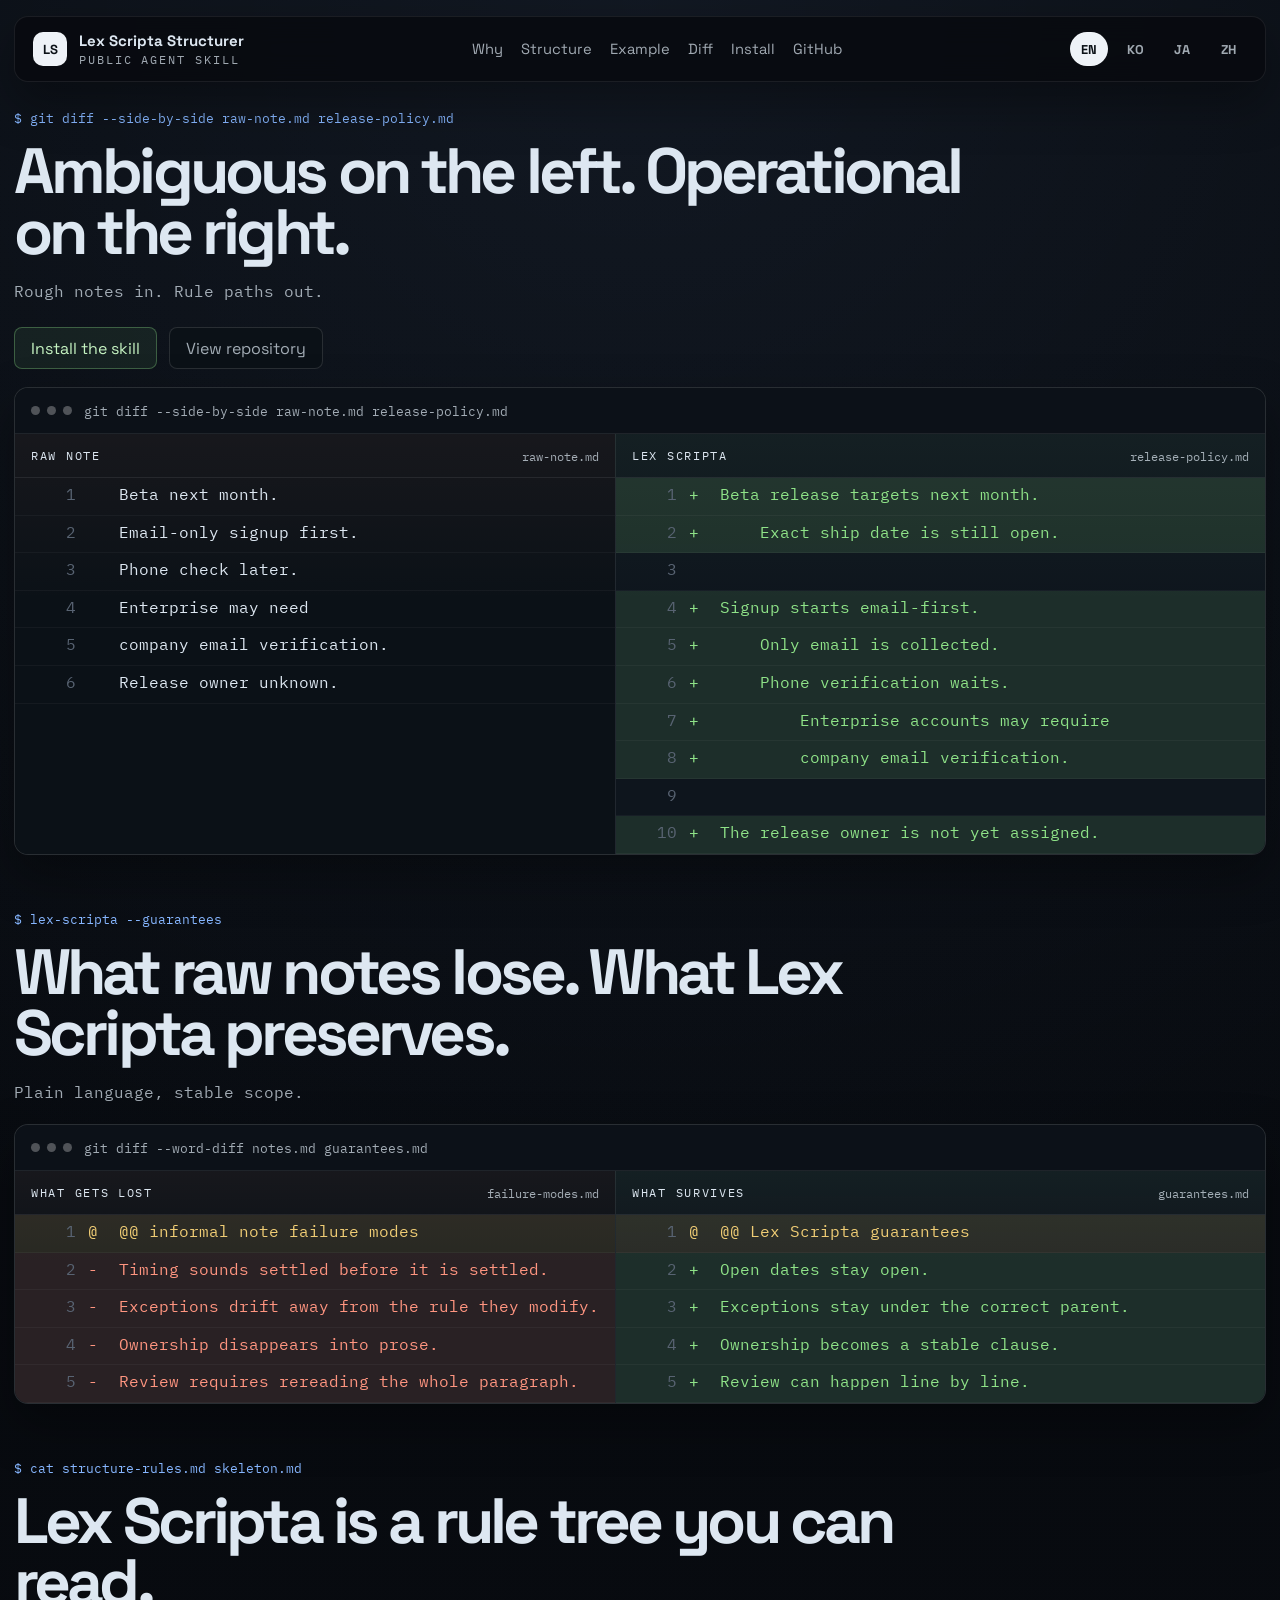
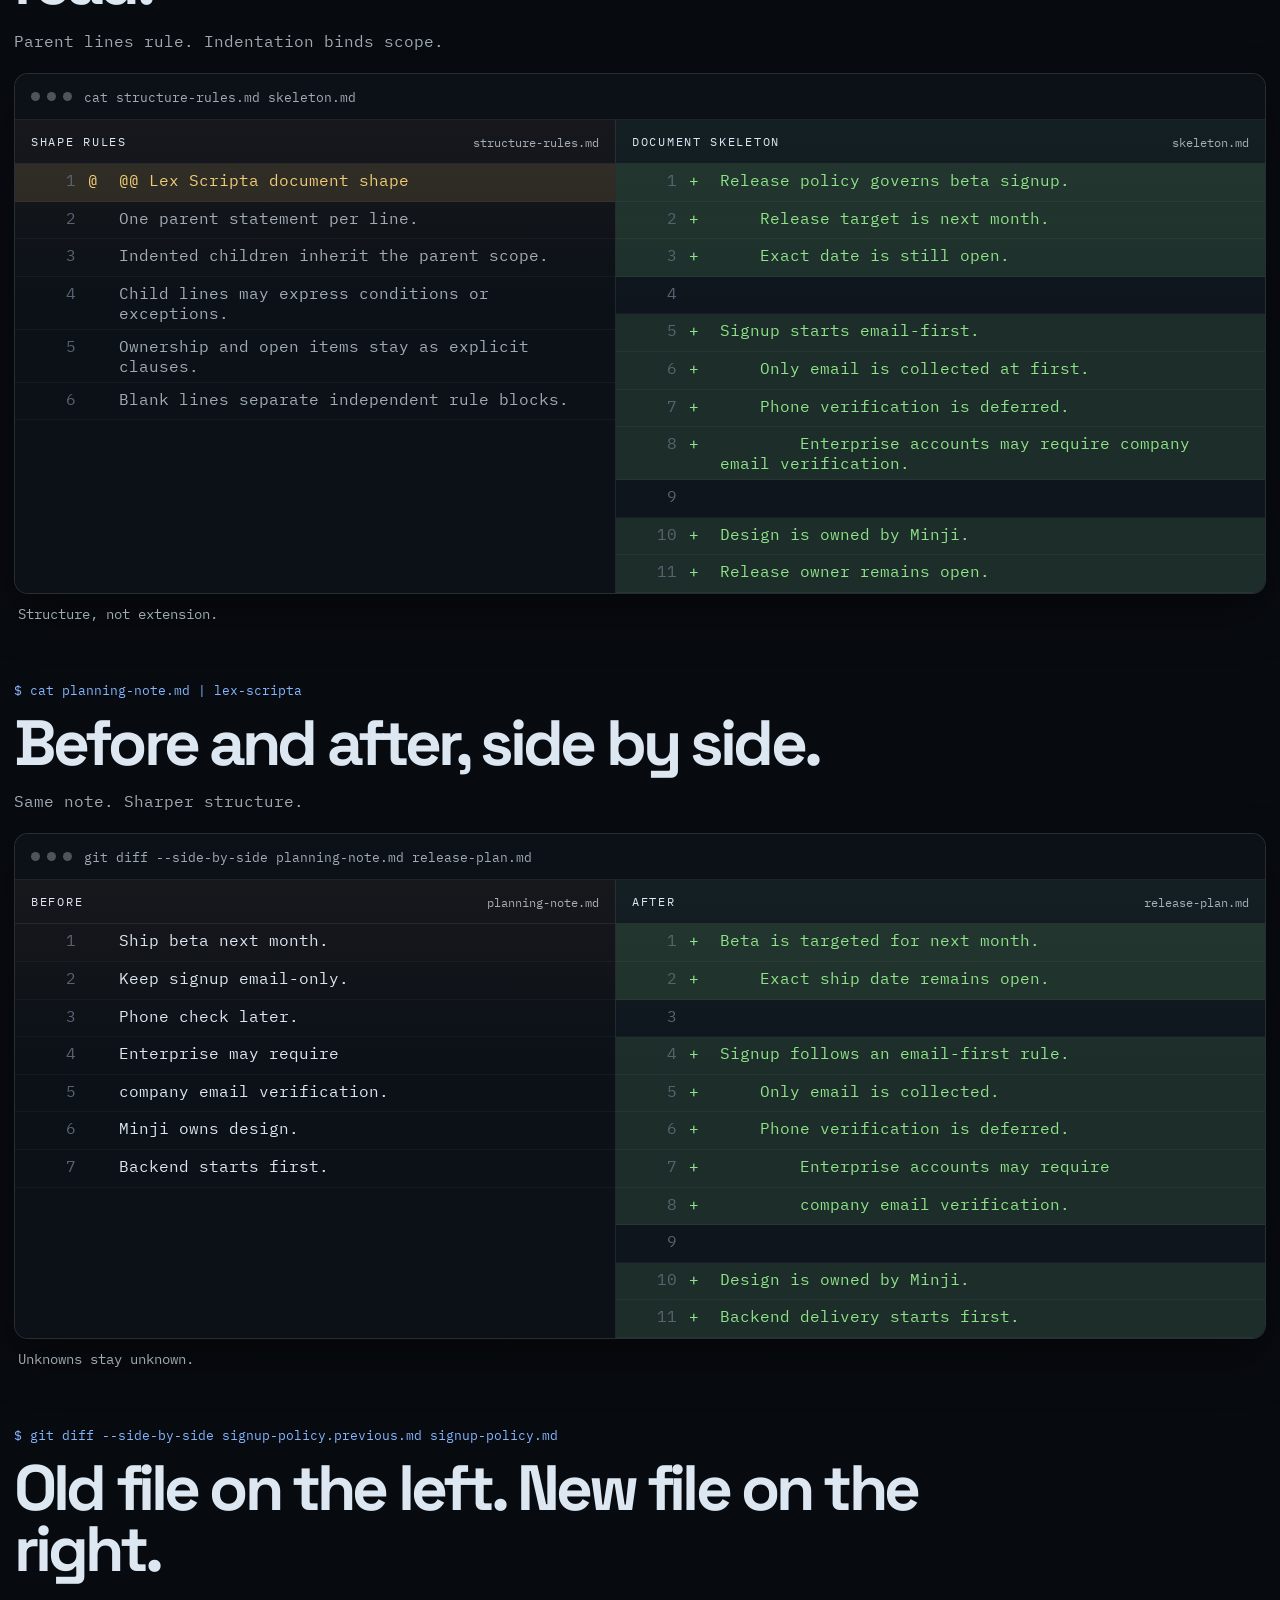
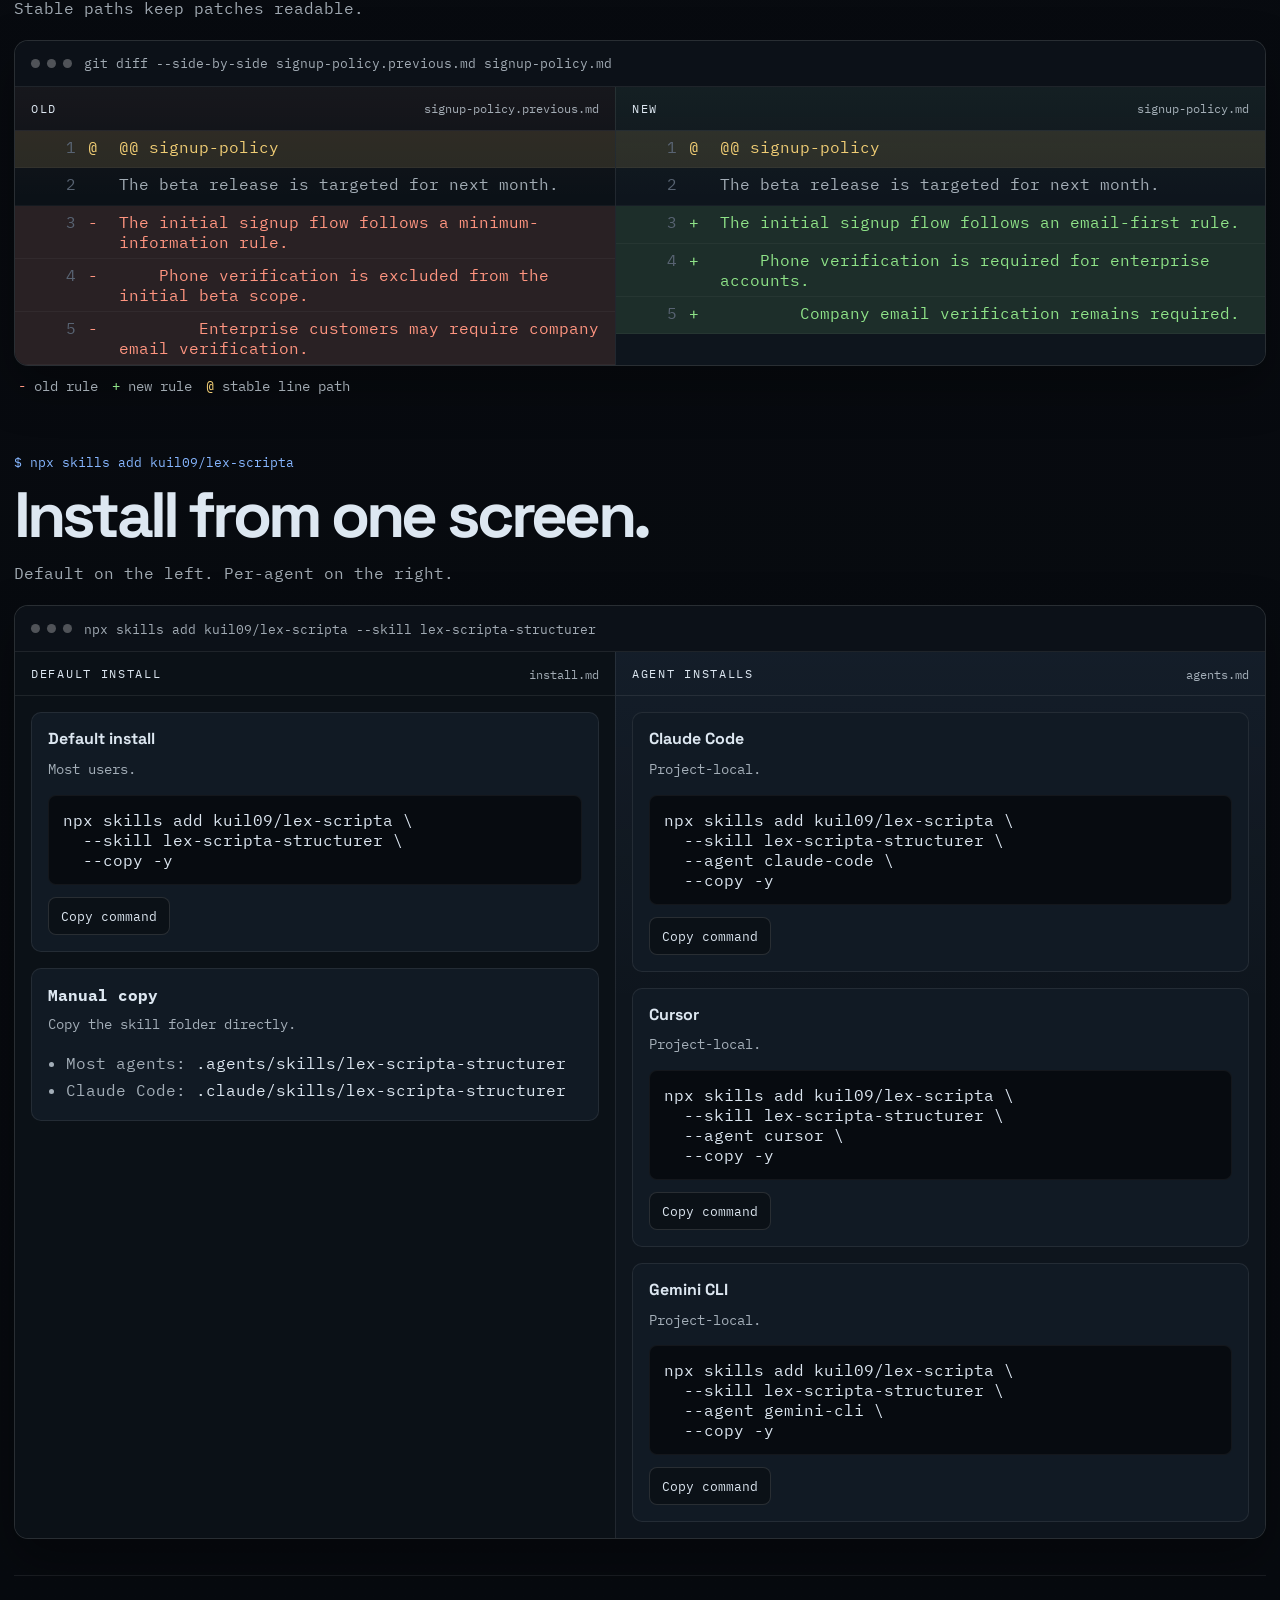
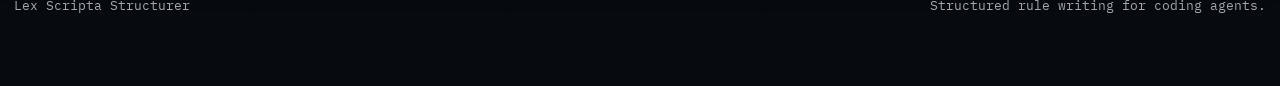
<file: site/index.html>
<!DOCTYPE html>
<html lang="en">
  <head>
    <meta charset="utf-8" />
    <meta name="viewport" content="width=device-width, initial-scale=1" />
    <title>Lex Scripta Structurer</title>
    <meta
      name="description"
      content="Turn conversations, planning notes, and policy prose into structured Lex Scripta documents."
    />
    <meta property="og:title" content="Lex Scripta Structurer" />
    <meta
      property="og:description"
      content="A public Agent Skill for turning messy notes into rule trees your agent can trust."
    />
    <meta property="og:type" content="website" />
    <meta property="og:url" content="https://kuil09.github.io/lex-scripta/" />
    <meta
      property="og:image"
      content="https://kuil09.github.io/lex-scripta/og-card.svg"
    />
    <meta name="twitter:card" content="summary_large_image" />
    <meta name="twitter:title" content="Lex Scripta Structurer" />
    <meta
      name="twitter:description"
      content="Turn natural-language notes into machine-readable Lex Scripta documents."
    />
    <meta
      name="twitter:image"
      content="https://kuil09.github.io/lex-scripta/og-card.svg"
    />
    <link rel="canonical" href="https://kuil09.github.io/lex-scripta/" />
    <link rel="alternate" hreflang="en" href="https://kuil09.github.io/lex-scripta/" />
    <link rel="alternate" hreflang="ko" href="https://kuil09.github.io/lex-scripta/ko/" />
    <link rel="alternate" hreflang="ja" href="https://kuil09.github.io/lex-scripta/ja/" />
    <link rel="alternate" hreflang="zh-CN" href="https://kuil09.github.io/lex-scripta/zh-cn/" />
    <link rel="alternate" hreflang="x-default" href="https://kuil09.github.io/lex-scripta/" />
    <link rel="icon" href="favicon.svg" type="image/svg+xml" />
    <link rel="preconnect" href="https://fonts.googleapis.com" />
    <link rel="preconnect" href="https://fonts.gstatic.com" crossorigin />
    <link
      href="https://fonts.googleapis.com/css2?family=Fraunces:opsz,wght@9..144,600;9..144,700&family=IBM+Plex+Mono:wght@400;500&family=Space+Grotesk:wght@400;500;700&display=swap"
      rel="stylesheet"
    />
    <link rel="stylesheet" href="styles.css" />
  </head>
  <body class="terminal-body">
    <div class="page-shell">
      <header class="topbar">
        <a class="brand" href="#top" aria-label="Lex Scripta Structurer home">
          <span class="brand-mark">LS</span>
          <span class="brand-copy">
            <strong>Lex Scripta Structurer</strong>
            <span>Public Agent Skill</span>
          </span>
        </a>

        <nav class="topnav" aria-label="Primary">
          <a href="#why">Why</a>
          <a href="#structure">Structure</a>
          <a href="#example">Example</a>
          <a href="#revisions">Diff</a>
          <a href="#install">Install</a>
          <a href="https://github.com/kuil09/lex-scripta">GitHub</a>
        </nav>

        <div class="language-switch" aria-label="Languages">
          <a class="language-link is-current" href="./" lang="en">EN</a>
          <a class="language-link" href="ko/" lang="ko">KO</a>
          <a class="language-link" href="ja/" lang="ja">JA</a>
          <a class="language-link" href="zh-cn/" lang="zh-CN">ZH</a>
        </div>
      </header>

      <main id="top" class="terminal-main">
        <section class="split-section">
          <div class="section-intro reveal">
            <p class="command-label">$ git diff --side-by-side raw-note.md release-policy.md</p>
            <h1 class="section-title">Ambiguous on the left. Operational on the right.</h1>
            <p class="section-summary">
              Rough notes in. Rule paths out.
            </p>

            <div class="hero-actions">
              <a class="button button-primary" href="#install">Install the skill</a>
              <a class="button button-secondary" href="https://github.com/kuil09/lex-scripta">
                View repository
              </a>
            </div>
          </div>

          <div class="terminal-shell reveal">
            <div class="terminal-bar">
              <span class="terminal-dots" aria-hidden="true">
                <span></span>
                <span></span>
                <span></span>
              </span>
              <span class="terminal-title">git diff --side-by-side raw-note.md release-policy.md</span>
            </div>

            <div class="pane-grid">
              <article class="terminal-pane pane-raw">
                <div class="pane-header">
                  <span class="pane-label">raw note</span>
                  <span class="pane-file">raw-note.md</span>
                </div>
                <div class="pane-body">
                  <ol class="code-lines">
                    <li class="line-plain"><span class="line-sign"></span><span class="line-text">Beta next month.</span></li>
                    <li class="line-plain"><span class="line-sign"></span><span class="line-text">Email-only signup first.</span></li>
                    <li class="line-plain"><span class="line-sign"></span><span class="line-text">Phone check later.</span></li>
                    <li class="line-plain"><span class="line-sign"></span><span class="line-text">Enterprise may need</span></li>
                    <li class="line-plain"><span class="line-sign"></span><span class="line-text">company email verification.</span></li>
                    <li class="line-plain"><span class="line-sign"></span><span class="line-text">Release owner unknown.</span></li>
                  </ol>
                </div>
              </article>

              <article class="terminal-pane pane-structured">
                <div class="pane-header">
                  <span class="pane-label">Lex Scripta</span>
                  <span class="pane-file">release-policy.md</span>
                </div>
                <div class="pane-body">
                  <ol class="code-lines">
                    <li class="line-add"><span class="line-sign">+</span><span class="line-text">Beta release targets next month.</span></li>
                    <li class="line-add"><span class="line-sign">+</span><span class="line-text">    Exact ship date is still open.</span></li>
                    <li class="line-plain"><span class="line-sign"></span><span class="line-text"></span></li>
                    <li class="line-add"><span class="line-sign">+</span><span class="line-text">Signup starts email-first.</span></li>
                    <li class="line-add"><span class="line-sign">+</span><span class="line-text">    Only email is collected.</span></li>
                    <li class="line-add"><span class="line-sign">+</span><span class="line-text">    Phone verification waits.</span></li>
                    <li class="line-add"><span class="line-sign">+</span><span class="line-text">        Enterprise accounts may require</span></li>
                    <li class="line-add"><span class="line-sign">+</span><span class="line-text">        company email verification.</span></li>
                    <li class="line-plain"><span class="line-sign"></span><span class="line-text"></span></li>
                    <li class="line-add"><span class="line-sign">+</span><span class="line-text">The release owner is not yet assigned.</span></li>
                  </ol>
                </div>
              </article>
            </div>
          </div>
        </section>

        <section class="split-section" id="why">
          <div class="section-intro reveal">
            <p class="command-label">$ lex-scripta --guarantees</p>
            <h2 class="section-title">What raw notes lose. What Lex Scripta preserves.</h2>
            <p class="section-summary">
              Plain language, stable scope.
            </p>
          </div>

          <div class="terminal-shell reveal">
            <div class="terminal-bar">
              <span class="terminal-dots" aria-hidden="true">
                <span></span>
                <span></span>
                <span></span>
              </span>
              <span class="terminal-title">git diff --word-diff notes.md guarantees.md</span>
            </div>

            <div class="pane-grid">
              <article class="terminal-pane pane-problem">
                <div class="pane-header">
                  <span class="pane-label">what gets lost</span>
                  <span class="pane-file">failure-modes.md</span>
                </div>
                <div class="pane-body">
                  <ol class="code-lines">
                    <li class="line-meta"><span class="line-sign">@</span><span class="line-text">@@ informal note failure modes</span></li>
                    <li class="line-remove"><span class="line-sign">-</span><span class="line-text">Timing sounds settled before it is settled.</span></li>
                    <li class="line-remove"><span class="line-sign">-</span><span class="line-text">Exceptions drift away from the rule they modify.</span></li>
                    <li class="line-remove"><span class="line-sign">-</span><span class="line-text">Ownership disappears into prose.</span></li>
                    <li class="line-remove"><span class="line-sign">-</span><span class="line-text">Review requires rereading the whole paragraph.</span></li>
                  </ol>
                </div>
              </article>

              <article class="terminal-pane pane-guarantee">
                <div class="pane-header">
                  <span class="pane-label">what survives</span>
                  <span class="pane-file">guarantees.md</span>
                </div>
                <div class="pane-body">
                  <ol class="code-lines">
                    <li class="line-meta"><span class="line-sign">@</span><span class="line-text">@@ Lex Scripta guarantees</span></li>
                    <li class="line-add"><span class="line-sign">+</span><span class="line-text">Open dates stay open.</span></li>
                    <li class="line-add"><span class="line-sign">+</span><span class="line-text">Exceptions stay under the correct parent.</span></li>
                    <li class="line-add"><span class="line-sign">+</span><span class="line-text">Ownership becomes a stable clause.</span></li>
                    <li class="line-add"><span class="line-sign">+</span><span class="line-text">Review can happen line by line.</span></li>
                  </ol>
                </div>
              </article>
            </div>
          </div>
        </section>

        <section class="split-section" id="structure">
          <div class="section-intro reveal">
            <p class="command-label">$ cat structure-rules.md skeleton.md</p>
            <h2 class="section-title">Lex Scripta is a rule tree you can read.</h2>
            <p class="section-summary">
              Parent lines rule. Indentation binds scope.
            </p>
          </div>

          <div class="terminal-shell reveal">
            <div class="terminal-bar">
              <span class="terminal-dots" aria-hidden="true">
                <span></span>
                <span></span>
                <span></span>
              </span>
              <span class="terminal-title">cat structure-rules.md skeleton.md</span>
            </div>

            <div class="pane-grid">
              <article class="terminal-pane pane-problem">
                <div class="pane-header">
                  <span class="pane-label">shape rules</span>
                  <span class="pane-file">structure-rules.md</span>
                </div>
                <div class="pane-body">
                  <ol class="code-lines">
                    <li class="line-meta"><span class="line-sign">@</span><span class="line-text">@@ Lex Scripta document shape</span></li>
                    <li class="line-context"><span class="line-sign"></span><span class="line-text">One parent statement per line.</span></li>
                    <li class="line-context"><span class="line-sign"></span><span class="line-text">Indented children inherit the parent scope.</span></li>
                    <li class="line-context"><span class="line-sign"></span><span class="line-text">Child lines may express conditions or exceptions.</span></li>
                    <li class="line-context"><span class="line-sign"></span><span class="line-text">Ownership and open items stay as explicit clauses.</span></li>
                    <li class="line-context"><span class="line-sign"></span><span class="line-text">Blank lines separate independent rule blocks.</span></li>
                  </ol>
                </div>
              </article>

              <article class="terminal-pane pane-structured">
                <div class="pane-header">
                  <span class="pane-label">document skeleton</span>
                  <span class="pane-file">skeleton.md</span>
                </div>
                <div class="pane-body">
                  <ol class="code-lines">
                    <li class="line-add"><span class="line-sign">+</span><span class="line-text">Release policy governs beta signup.</span></li>
                    <li class="line-add"><span class="line-sign">+</span><span class="line-text">    Release target is next month.</span></li>
                    <li class="line-add"><span class="line-sign">+</span><span class="line-text">    Exact date is still open.</span></li>
                    <li class="line-plain"><span class="line-sign"></span><span class="line-text"></span></li>
                    <li class="line-add"><span class="line-sign">+</span><span class="line-text">Signup starts email-first.</span></li>
                    <li class="line-add"><span class="line-sign">+</span><span class="line-text">    Only email is collected at first.</span></li>
                    <li class="line-add"><span class="line-sign">+</span><span class="line-text">    Phone verification is deferred.</span></li>
                    <li class="line-add"><span class="line-sign">+</span><span class="line-text">        Enterprise accounts may require company email verification.</span></li>
                    <li class="line-plain"><span class="line-sign"></span><span class="line-text"></span></li>
                    <li class="line-add"><span class="line-sign">+</span><span class="line-text">Design is owned by Minji.</span></li>
                    <li class="line-add"><span class="line-sign">+</span><span class="line-text">Release owner remains open.</span></li>
                  </ol>
                </div>
              </article>
            </div>
          </div>

          <p class="shell-note reveal">Structure, not extension.</p>
        </section>

        <section class="split-section" id="example">
          <div class="section-intro reveal">
            <p class="command-label">$ cat planning-note.md | lex-scripta</p>
            <h2 class="section-title">Before and after, side by side.</h2>
            <p class="section-summary">
              Same note. Sharper structure.
            </p>
          </div>

          <div class="terminal-shell reveal">
            <div class="terminal-bar">
              <span class="terminal-dots" aria-hidden="true">
                <span></span>
                <span></span>
                <span></span>
              </span>
              <span class="terminal-title">git diff --side-by-side planning-note.md release-plan.md</span>
            </div>

            <div class="pane-grid">
              <article class="terminal-pane pane-raw">
                <div class="pane-header">
                  <span class="pane-label">before</span>
                  <span class="pane-file">planning-note.md</span>
                </div>
                <div class="pane-body">
                  <ol class="code-lines">
                    <li class="line-plain"><span class="line-sign"></span><span class="line-text">Ship beta next month.</span></li>
                    <li class="line-plain"><span class="line-sign"></span><span class="line-text">Keep signup email-only.</span></li>
                    <li class="line-plain"><span class="line-sign"></span><span class="line-text">Phone check later.</span></li>
                    <li class="line-plain"><span class="line-sign"></span><span class="line-text">Enterprise may require</span></li>
                    <li class="line-plain"><span class="line-sign"></span><span class="line-text">company email verification.</span></li>
                    <li class="line-plain"><span class="line-sign"></span><span class="line-text">Minji owns design.</span></li>
                    <li class="line-plain"><span class="line-sign"></span><span class="line-text">Backend starts first.</span></li>
                  </ol>
                </div>
              </article>

              <article class="terminal-pane pane-structured">
                <div class="pane-header">
                  <span class="pane-label">after</span>
                  <span class="pane-file">release-plan.md</span>
                </div>
                <div class="pane-body">
                  <ol class="code-lines">
                    <li class="line-add"><span class="line-sign">+</span><span class="line-text">Beta is targeted for next month.</span></li>
                    <li class="line-add"><span class="line-sign">+</span><span class="line-text">    Exact ship date remains open.</span></li>
                    <li class="line-plain"><span class="line-sign"></span><span class="line-text"></span></li>
                    <li class="line-add"><span class="line-sign">+</span><span class="line-text">Signup follows an email-first rule.</span></li>
                    <li class="line-add"><span class="line-sign">+</span><span class="line-text">    Only email is collected.</span></li>
                    <li class="line-add"><span class="line-sign">+</span><span class="line-text">    Phone verification is deferred.</span></li>
                    <li class="line-add"><span class="line-sign">+</span><span class="line-text">        Enterprise accounts may require</span></li>
                    <li class="line-add"><span class="line-sign">+</span><span class="line-text">        company email verification.</span></li>
                    <li class="line-plain"><span class="line-sign"></span><span class="line-text"></span></li>
                    <li class="line-add"><span class="line-sign">+</span><span class="line-text">Design is owned by Minji.</span></li>
                    <li class="line-add"><span class="line-sign">+</span><span class="line-text">Backend delivery starts first.</span></li>
                  </ol>
                </div>
              </article>
            </div>
          </div>

          <p class="shell-note reveal">Unknowns stay unknown.</p>
        </section>

        <section class="split-section" id="revisions">
          <div class="section-intro reveal">
            <p class="command-label">$ git diff --side-by-side signup-policy.previous.md signup-policy.md</p>
            <h2 class="section-title">Old file on the left. New file on the right.</h2>
            <p class="section-summary">
              Stable paths keep patches readable.
            </p>
          </div>

          <div class="terminal-shell reveal">
            <div class="terminal-bar">
              <span class="terminal-dots" aria-hidden="true">
                <span></span>
                <span></span>
                <span></span>
              </span>
              <span class="terminal-title">git diff --side-by-side signup-policy.previous.md signup-policy.md</span>
            </div>

            <div class="pane-grid">
              <article class="terminal-pane pane-old">
                <div class="pane-header">
                  <span class="pane-label">old</span>
                  <span class="pane-file">signup-policy.previous.md</span>
                </div>
                <div class="pane-body">
                  <ol class="code-lines">
                    <li class="line-meta"><span class="line-sign">@</span><span class="line-text">@@ signup-policy</span></li>
                    <li class="line-context"><span class="line-sign"></span><span class="line-text">The beta release is targeted for next month.</span></li>
                    <li class="line-remove"><span class="line-sign">-</span><span class="line-text">The initial signup flow follows a minimum-information rule.</span></li>
                    <li class="line-remove"><span class="line-sign">-</span><span class="line-text">    Phone verification is excluded from the initial beta scope.</span></li>
                    <li class="line-remove"><span class="line-sign">-</span><span class="line-text">        Enterprise customers may require company email verification.</span></li>
                  </ol>
                </div>
              </article>

              <article class="terminal-pane pane-new">
                <div class="pane-header">
                  <span class="pane-label">new</span>
                  <span class="pane-file">signup-policy.md</span>
                </div>
                <div class="pane-body">
                  <ol class="code-lines">
                    <li class="line-meta"><span class="line-sign">@</span><span class="line-text">@@ signup-policy</span></li>
                    <li class="line-context"><span class="line-sign"></span><span class="line-text">The beta release is targeted for next month.</span></li>
                    <li class="line-add"><span class="line-sign">+</span><span class="line-text">The initial signup flow follows an email-first rule.</span></li>
                    <li class="line-add"><span class="line-sign">+</span><span class="line-text">    Phone verification is required for enterprise accounts.</span></li>
                    <li class="line-add"><span class="line-sign">+</span><span class="line-text">        Company email verification remains required.</span></li>
                  </ol>
                </div>
              </article>
            </div>
          </div>

          <p class="legend reveal">
            <span class="legend-old">old rule</span>
            <span class="legend-new">new rule</span>
            <span class="legend-stable">stable line path</span>
          </p>
        </section>

        <section class="split-section" id="install">
          <div class="section-intro reveal">
            <p class="command-label">$ npx skills add kuil09/lex-scripta</p>
            <h2 class="section-title">Install from one screen.</h2>
            <p class="section-summary">
              Default on the left. Per-agent on the right.
            </p>
          </div>

          <div class="terminal-shell install-shell reveal">
            <div class="terminal-bar">
              <span class="terminal-dots" aria-hidden="true">
                <span></span>
                <span></span>
                <span></span>
              </span>
              <span class="terminal-title">npx skills add kuil09/lex-scripta --skill lex-scripta-structurer</span>
            </div>

            <div class="pane-grid">
              <article class="terminal-pane pane-install-left">
                <div class="pane-header">
                  <span class="pane-label">default install</span>
                  <span class="pane-file">install.md</span>
                </div>
                <div class="pane-body">
                  <section class="command-card">
                    <h3>Default install</h3>
                    <p>Most users.</p>
                    <pre class="command-code"><code>npx skills add kuil09/lex-scripta \
  --skill lex-scripta-structurer \
  --copy -y</code></pre>
                    <button
                      class="copy-button"
                      data-copy="npx skills add kuil09/lex-scripta --skill lex-scripta-structurer --copy -y"
                      data-copy-default="Copy command"
                      data-copy-success="Copied"
                      data-copy-failure="Copy failed"
                    >
                      Copy command
                    </button>
                  </section>

                  <section class="path-card">
                    <h3>Manual copy</h3>
                    <p class="path-note">Copy the skill folder directly.</p>
                    <ul class="path-list">
                      <li>Most agents: <code>.agents/skills/lex-scripta-structurer</code></li>
                      <li>Claude Code: <code>.claude/skills/lex-scripta-structurer</code></li>
                    </ul>
                  </section>
                </div>
              </article>

              <article class="terminal-pane pane-install-right">
                <div class="pane-header">
                  <span class="pane-label">agent installs</span>
                  <span class="pane-file">agents.md</span>
                </div>
                <div class="pane-body">
                  <section class="command-card">
                    <h3>Claude Code</h3>
                    <p>Project-local.</p>
                    <pre class="command-code"><code>npx skills add kuil09/lex-scripta \
  --skill lex-scripta-structurer \
  --agent claude-code \
  --copy -y</code></pre>
                    <button
                      class="copy-button"
                      data-copy="npx skills add kuil09/lex-scripta --skill lex-scripta-structurer --agent claude-code --copy -y"
                      data-copy-default="Copy command"
                      data-copy-success="Copied"
                      data-copy-failure="Copy failed"
                    >
                      Copy command
                    </button>
                  </section>

                  <section class="command-card">
                    <h3>Cursor</h3>
                    <p>Project-local.</p>
                    <pre class="command-code"><code>npx skills add kuil09/lex-scripta \
  --skill lex-scripta-structurer \
  --agent cursor \
  --copy -y</code></pre>
                    <button
                      class="copy-button"
                      data-copy="npx skills add kuil09/lex-scripta --skill lex-scripta-structurer --agent cursor --copy -y"
                      data-copy-default="Copy command"
                      data-copy-success="Copied"
                      data-copy-failure="Copy failed"
                    >
                      Copy command
                    </button>
                  </section>

                  <section class="command-card">
                    <h3>Gemini CLI</h3>
                    <p>Project-local.</p>
                    <pre class="command-code"><code>npx skills add kuil09/lex-scripta \
  --skill lex-scripta-structurer \
  --agent gemini-cli \
  --copy -y</code></pre>
                    <button
                      class="copy-button"
                      data-copy="npx skills add kuil09/lex-scripta --skill lex-scripta-structurer --agent gemini-cli --copy -y"
                      data-copy-default="Copy command"
                      data-copy-success="Copied"
                      data-copy-failure="Copy failed"
                    >
                      Copy command
                    </button>
                  </section>
                </div>
              </article>
            </div>
          </div>
        </section>
      </main>

      <footer class="site-footer">
        <p>Lex Scripta Structurer</p>
        <p>Structured rule writing for coding agents.</p>
      </footer>
    </div>

    <script src="script.js"></script>
  </body>
</html>
</file>
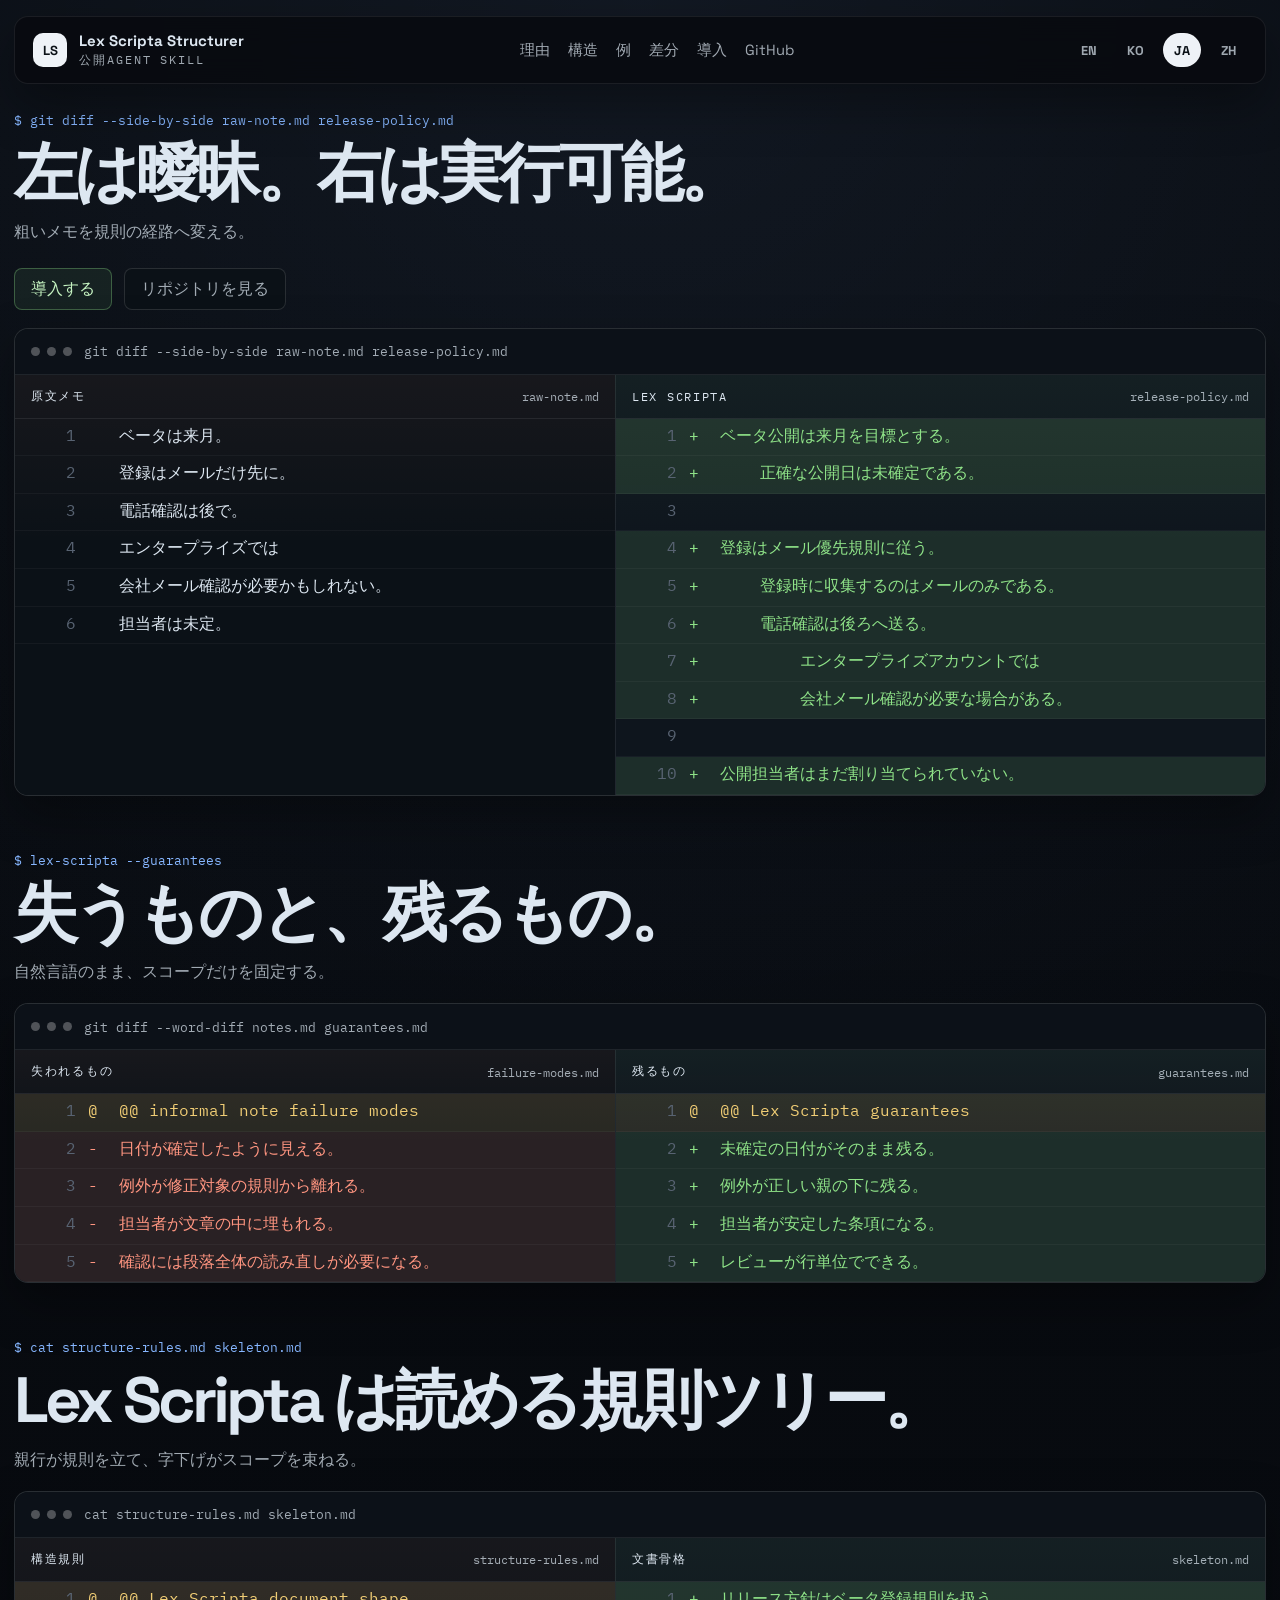
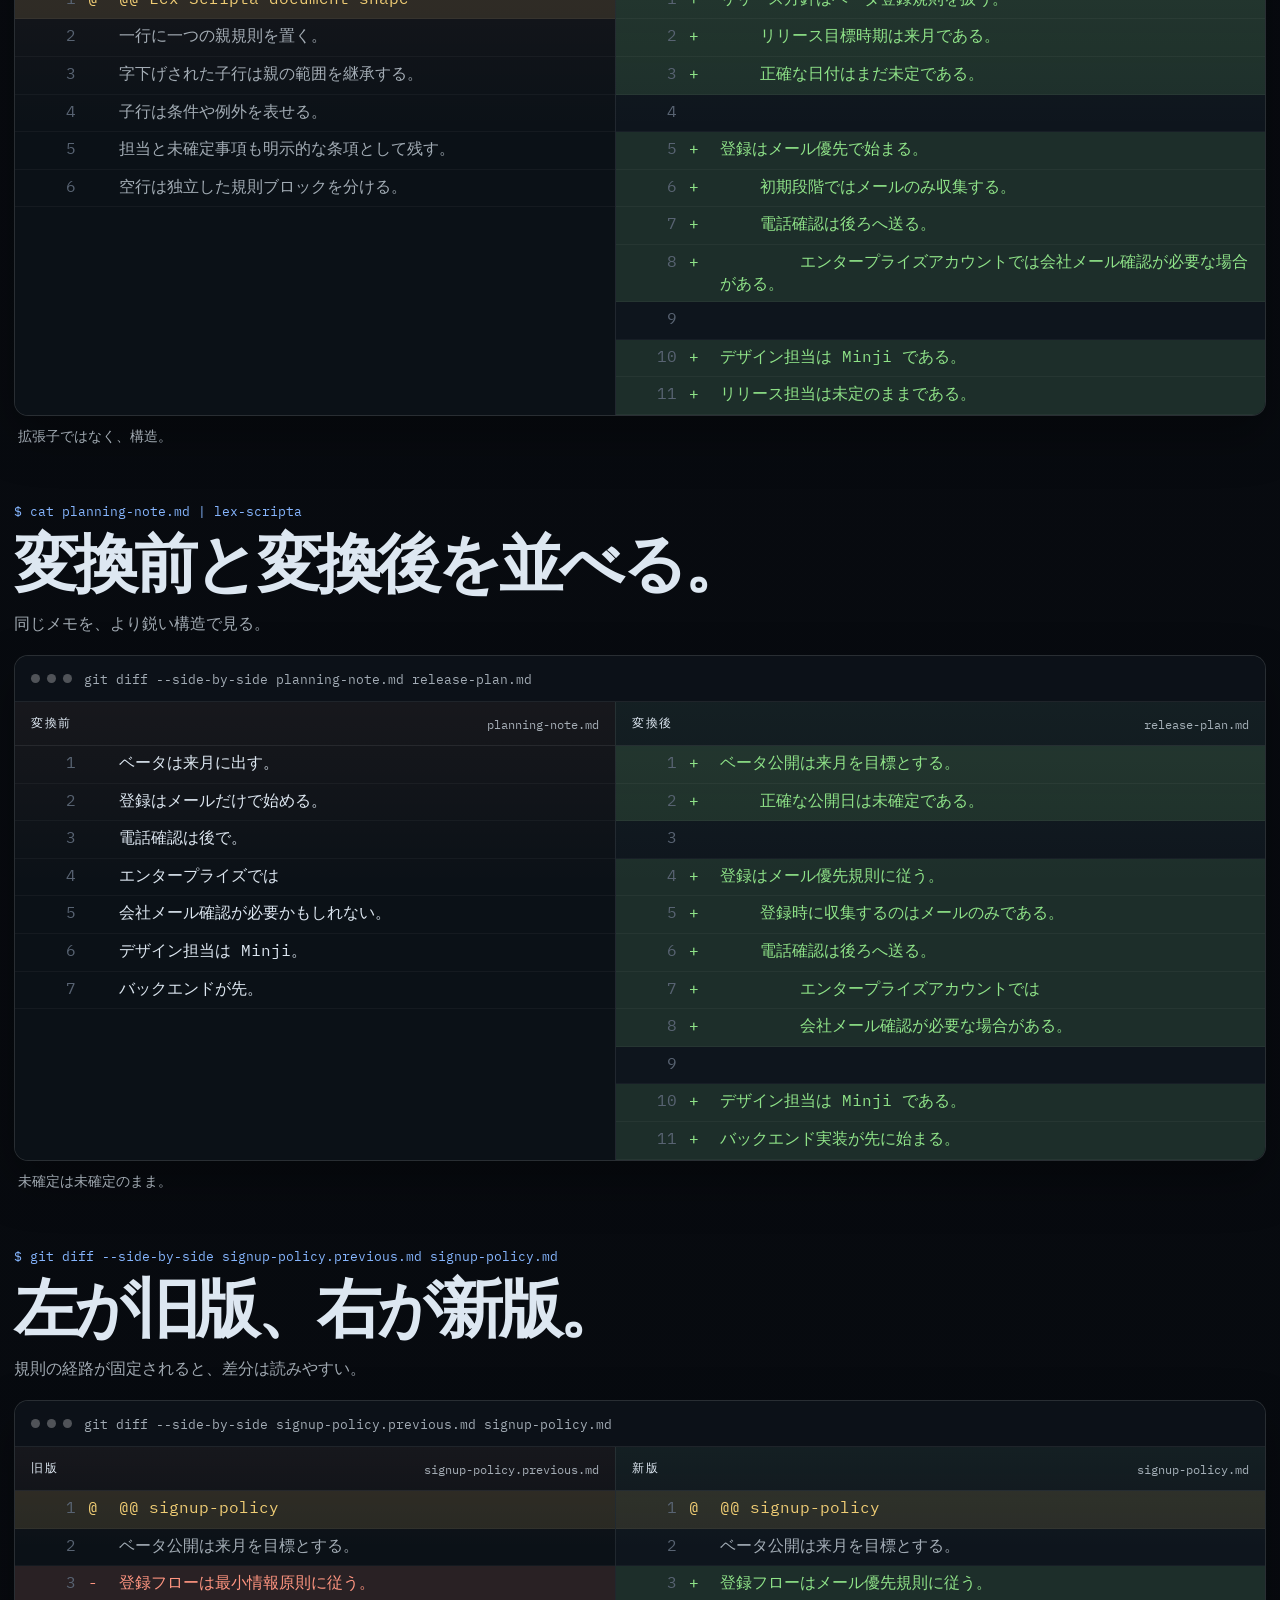
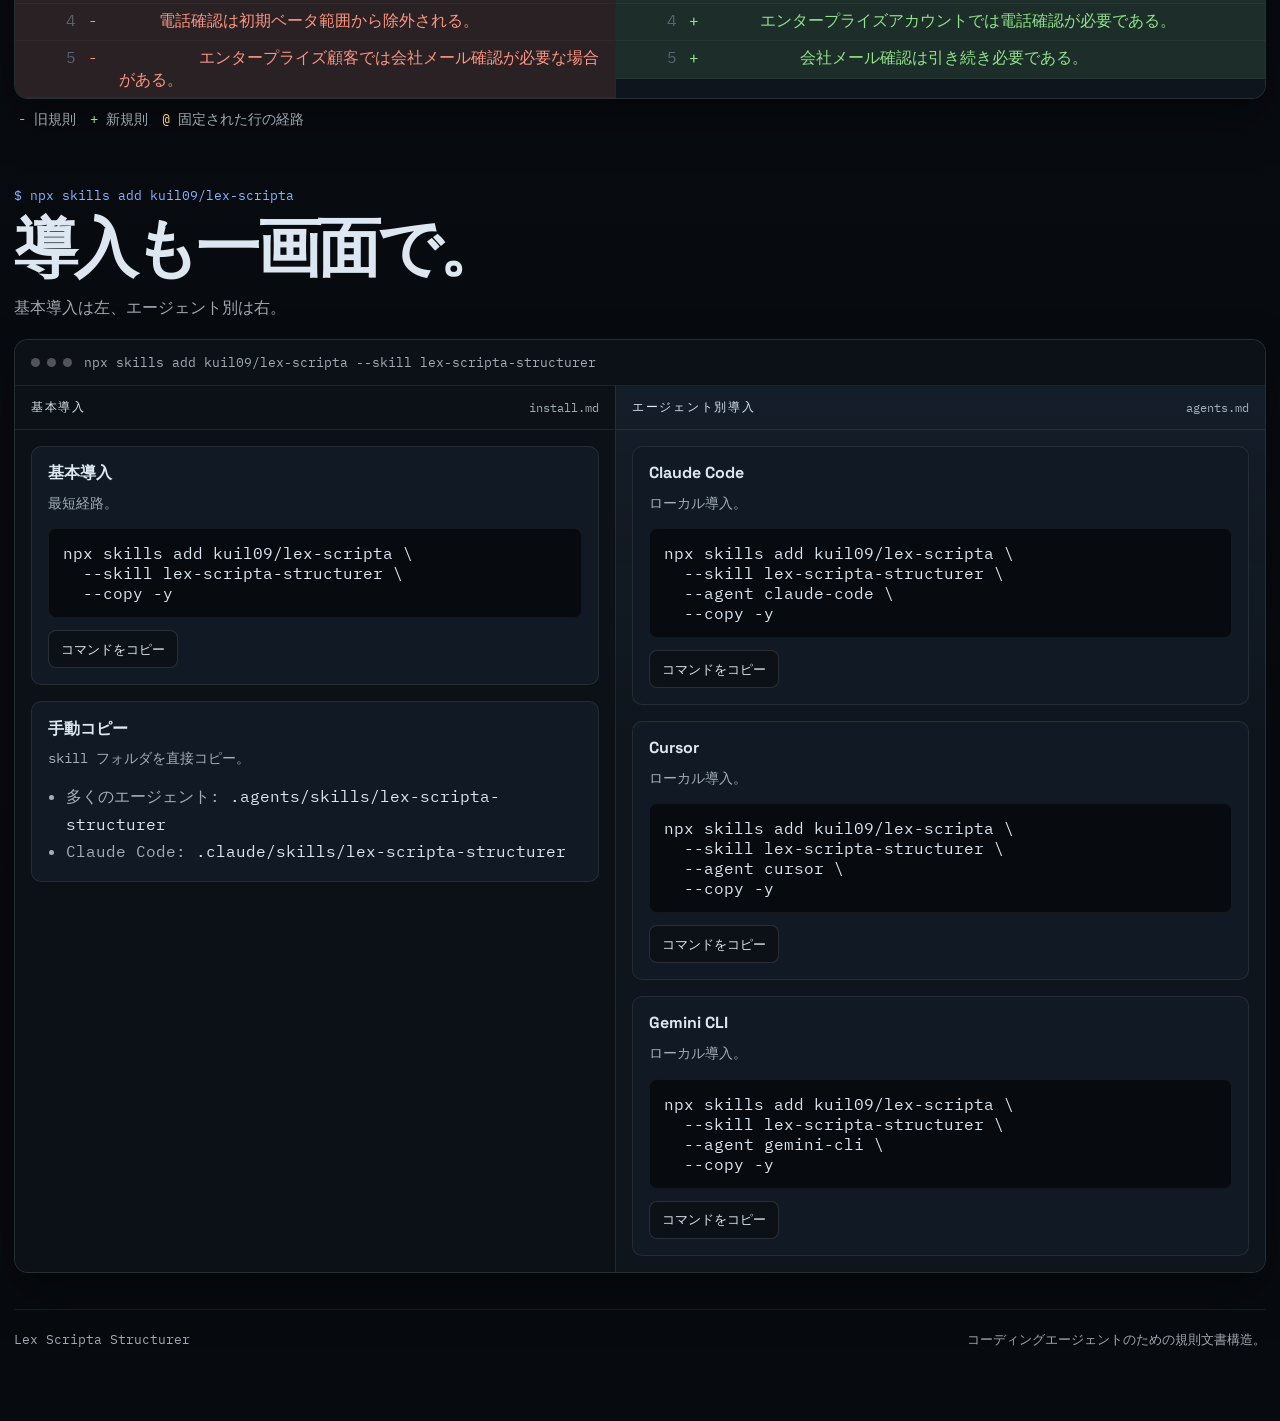
<file: site/ja/index.html>
<!DOCTYPE html>
<html lang="ja">
  <head>
    <meta charset="utf-8" />
    <meta name="viewport" content="width=device-width, initial-scale=1" />
    <title>Lex Scripta Structurer</title>
    <meta
      name="description"
      content="会話、企画メモ、ポリシー文を構造化されたLex Scripta文書に変換します。"
    />
    <meta property="og:title" content="Lex Scripta Structurer" />
    <meta
      property="og:description"
      content="雑多なメモをエージェントが信頼できるrule treeへ変える公開Agent Skill。"
    />
    <meta property="og:type" content="website" />
    <meta property="og:url" content="https://kuil09.github.io/lex-scripta/ja/" />
    <meta
      property="og:image"
      content="https://kuil09.github.io/lex-scripta/og-card.svg"
    />
    <meta name="twitter:card" content="summary_large_image" />
    <meta name="twitter:title" content="Lex Scripta Structurer" />
    <meta
      name="twitter:description"
      content="自然言語のメモを機械が読めるLex Scripta文書に変換します。"
    />
    <meta
      name="twitter:image"
      content="https://kuil09.github.io/lex-scripta/og-card.svg"
    />
    <link rel="canonical" href="https://kuil09.github.io/lex-scripta/ja/" />
    <link rel="alternate" hreflang="en" href="https://kuil09.github.io/lex-scripta/" />
    <link rel="alternate" hreflang="ko" href="https://kuil09.github.io/lex-scripta/ko/" />
    <link rel="alternate" hreflang="ja" href="https://kuil09.github.io/lex-scripta/ja/" />
    <link rel="alternate" hreflang="zh-CN" href="https://kuil09.github.io/lex-scripta/zh-cn/" />
    <link rel="alternate" hreflang="x-default" href="https://kuil09.github.io/lex-scripta/" />
    <link rel="icon" href="../favicon.svg" type="image/svg+xml" />
    <link rel="preconnect" href="https://fonts.googleapis.com" />
    <link rel="preconnect" href="https://fonts.gstatic.com" crossorigin />
    <link
      href="https://fonts.googleapis.com/css2?family=Fraunces:opsz,wght@9..144,600;9..144,700&family=IBM+Plex+Mono:wght@400;500&family=Space+Grotesk:wght@400;500;700&display=swap"
      rel="stylesheet"
    />
    <link rel="stylesheet" href="../styles.css" />
  </head>
  <body class="terminal-body">
    <div class="page-shell">
      <header class="topbar">
        <a class="brand" href="#top" aria-label="Lex Scripta Structurer ホーム">
          <span class="brand-mark">LS</span>
          <span class="brand-copy">
            <strong>Lex Scripta Structurer</strong>
            <span>公開Agent Skill</span>
          </span>
        </a>

        <nav class="topnav" aria-label="Primary">
          <a href="#why">理由</a>
          <a href="#structure">構造</a>
          <a href="#example">例</a>
          <a href="#revisions">差分</a>
          <a href="#install">導入</a>
          <a href="https://github.com/kuil09/lex-scripta">GitHub</a>
        </nav>

        <div class="language-switch" aria-label="Languages">
          <a class="language-link" href="../" lang="en">EN</a>
          <a class="language-link" href="../ko/" lang="ko">KO</a>
          <a class="language-link is-current" href="./" lang="ja">JA</a>
          <a class="language-link" href="../zh-cn/" lang="zh-CN">ZH</a>
        </div>
      </header>

      <main id="top" class="terminal-main">
        <section class="split-section">
          <div class="section-intro reveal">
            <p class="command-label">$ git diff --side-by-side raw-note.md release-policy.md</p>
            <h1 class="section-title">左は曖昧。右は実行可能。</h1>
            <p class="section-summary">
              粗いメモを規則の経路へ変える。
            </p>

            <div class="hero-actions">
              <a class="button button-primary" href="#install">導入する</a>
              <a class="button button-secondary" href="https://github.com/kuil09/lex-scripta">
                リポジトリを見る
              </a>
            </div>
          </div>

          <div class="terminal-shell reveal">
            <div class="terminal-bar">
              <span class="terminal-dots" aria-hidden="true">
                <span></span>
                <span></span>
                <span></span>
              </span>
              <span class="terminal-title">git diff --side-by-side raw-note.md release-policy.md</span>
            </div>

            <div class="pane-grid">
              <article class="terminal-pane pane-raw">
                <div class="pane-header">
                  <span class="pane-label">原文メモ</span>
                  <span class="pane-file">raw-note.md</span>
                </div>
                <div class="pane-body">
                  <ol class="code-lines">
                    <li class="line-plain"><span class="line-sign"></span><span class="line-text">ベータは来月。</span></li>
                    <li class="line-plain"><span class="line-sign"></span><span class="line-text">登録はメールだけ先に。</span></li>
                    <li class="line-plain"><span class="line-sign"></span><span class="line-text">電話確認は後で。</span></li>
                    <li class="line-plain"><span class="line-sign"></span><span class="line-text">エンタープライズでは</span></li>
                    <li class="line-plain"><span class="line-sign"></span><span class="line-text">会社メール確認が必要かもしれない。</span></li>
                    <li class="line-plain"><span class="line-sign"></span><span class="line-text">担当者は未定。</span></li>
                  </ol>
                </div>
              </article>

              <article class="terminal-pane pane-structured">
                <div class="pane-header">
                  <span class="pane-label">Lex Scripta</span>
                  <span class="pane-file">release-policy.md</span>
                </div>
                <div class="pane-body">
                  <ol class="code-lines">
                    <li class="line-add"><span class="line-sign">+</span><span class="line-text">ベータ公開は来月を目標とする。</span></li>
                    <li class="line-add"><span class="line-sign">+</span><span class="line-text">    正確な公開日は未確定である。</span></li>
                    <li class="line-plain"><span class="line-sign"></span><span class="line-text"></span></li>
                    <li class="line-add"><span class="line-sign">+</span><span class="line-text">登録はメール優先規則に従う。</span></li>
                    <li class="line-add"><span class="line-sign">+</span><span class="line-text">    登録時に収集するのはメールのみである。</span></li>
                    <li class="line-add"><span class="line-sign">+</span><span class="line-text">    電話確認は後ろへ送る。</span></li>
                    <li class="line-add"><span class="line-sign">+</span><span class="line-text">        エンタープライズアカウントでは</span></li>
                    <li class="line-add"><span class="line-sign">+</span><span class="line-text">        会社メール確認が必要な場合がある。</span></li>
                    <li class="line-plain"><span class="line-sign"></span><span class="line-text"></span></li>
                    <li class="line-add"><span class="line-sign">+</span><span class="line-text">公開担当者はまだ割り当てられていない。</span></li>
                  </ol>
                </div>
              </article>
            </div>
          </div>
        </section>

        <section class="split-section" id="why">
          <div class="section-intro reveal">
            <p class="command-label">$ lex-scripta --guarantees</p>
            <h2 class="section-title">失うものと、残るもの。</h2>
            <p class="section-summary">
              自然言語のまま、スコープだけを固定する。
            </p>
          </div>

          <div class="terminal-shell reveal">
            <div class="terminal-bar">
              <span class="terminal-dots" aria-hidden="true">
                <span></span>
                <span></span>
                <span></span>
              </span>
              <span class="terminal-title">git diff --word-diff notes.md guarantees.md</span>
            </div>

            <div class="pane-grid">
              <article class="terminal-pane pane-problem">
                <div class="pane-header">
                  <span class="pane-label">失われるもの</span>
                  <span class="pane-file">failure-modes.md</span>
                </div>
                <div class="pane-body">
                  <ol class="code-lines">
                    <li class="line-meta"><span class="line-sign">@</span><span class="line-text">@@ informal note failure modes</span></li>
                    <li class="line-remove"><span class="line-sign">-</span><span class="line-text">日付が確定したように見える。</span></li>
                    <li class="line-remove"><span class="line-sign">-</span><span class="line-text">例外が修正対象の規則から離れる。</span></li>
                    <li class="line-remove"><span class="line-sign">-</span><span class="line-text">担当者が文章の中に埋もれる。</span></li>
                    <li class="line-remove"><span class="line-sign">-</span><span class="line-text">確認には段落全体の読み直しが必要になる。</span></li>
                  </ol>
                </div>
              </article>

              <article class="terminal-pane pane-guarantee">
                <div class="pane-header">
                  <span class="pane-label">残るもの</span>
                  <span class="pane-file">guarantees.md</span>
                </div>
                <div class="pane-body">
                  <ol class="code-lines">
                    <li class="line-meta"><span class="line-sign">@</span><span class="line-text">@@ Lex Scripta guarantees</span></li>
                    <li class="line-add"><span class="line-sign">+</span><span class="line-text">未確定の日付がそのまま残る。</span></li>
                    <li class="line-add"><span class="line-sign">+</span><span class="line-text">例外が正しい親の下に残る。</span></li>
                    <li class="line-add"><span class="line-sign">+</span><span class="line-text">担当者が安定した条項になる。</span></li>
                    <li class="line-add"><span class="line-sign">+</span><span class="line-text">レビューが行単位でできる。</span></li>
                  </ol>
                </div>
              </article>
            </div>
          </div>
        </section>

        <section class="split-section" id="structure">
          <div class="section-intro reveal">
            <p class="command-label">$ cat structure-rules.md skeleton.md</p>
            <h2 class="section-title">Lex Scripta は読める規則ツリー。</h2>
            <p class="section-summary">
              親行が規則を立て、字下げがスコープを束ねる。
            </p>
          </div>

          <div class="terminal-shell reveal">
            <div class="terminal-bar">
              <span class="terminal-dots" aria-hidden="true">
                <span></span>
                <span></span>
                <span></span>
              </span>
              <span class="terminal-title">cat structure-rules.md skeleton.md</span>
            </div>

            <div class="pane-grid">
              <article class="terminal-pane pane-problem">
                <div class="pane-header">
                  <span class="pane-label">構造規則</span>
                  <span class="pane-file">structure-rules.md</span>
                </div>
                <div class="pane-body">
                  <ol class="code-lines">
                    <li class="line-meta"><span class="line-sign">@</span><span class="line-text">@@ Lex Scripta document shape</span></li>
                    <li class="line-context"><span class="line-sign"></span><span class="line-text">一行に一つの親規則を置く。</span></li>
                    <li class="line-context"><span class="line-sign"></span><span class="line-text">字下げされた子行は親の範囲を継承する。</span></li>
                    <li class="line-context"><span class="line-sign"></span><span class="line-text">子行は条件や例外を表せる。</span></li>
                    <li class="line-context"><span class="line-sign"></span><span class="line-text">担当と未確定事項も明示的な条項として残す。</span></li>
                    <li class="line-context"><span class="line-sign"></span><span class="line-text">空行は独立した規則ブロックを分ける。</span></li>
                  </ol>
                </div>
              </article>

              <article class="terminal-pane pane-structured">
                <div class="pane-header">
                  <span class="pane-label">文書骨格</span>
                  <span class="pane-file">skeleton.md</span>
                </div>
                <div class="pane-body">
                  <ol class="code-lines">
                    <li class="line-add"><span class="line-sign">+</span><span class="line-text">リリース方針はベータ登録規則を扱う。</span></li>
                    <li class="line-add"><span class="line-sign">+</span><span class="line-text">    リリース目標時期は来月である。</span></li>
                    <li class="line-add"><span class="line-sign">+</span><span class="line-text">    正確な日付はまだ未定である。</span></li>
                    <li class="line-plain"><span class="line-sign"></span><span class="line-text"></span></li>
                    <li class="line-add"><span class="line-sign">+</span><span class="line-text">登録はメール優先で始まる。</span></li>
                    <li class="line-add"><span class="line-sign">+</span><span class="line-text">    初期段階ではメールのみ収集する。</span></li>
                    <li class="line-add"><span class="line-sign">+</span><span class="line-text">    電話確認は後ろへ送る。</span></li>
                    <li class="line-add"><span class="line-sign">+</span><span class="line-text">        エンタープライズアカウントでは会社メール確認が必要な場合がある。</span></li>
                    <li class="line-plain"><span class="line-sign"></span><span class="line-text"></span></li>
                    <li class="line-add"><span class="line-sign">+</span><span class="line-text">デザイン担当は Minji である。</span></li>
                    <li class="line-add"><span class="line-sign">+</span><span class="line-text">リリース担当は未定のままである。</span></li>
                  </ol>
                </div>
              </article>
            </div>
          </div>

          <p class="shell-note reveal">拡張子ではなく、構造。</p>
        </section>

        <section class="split-section" id="example">
          <div class="section-intro reveal">
            <p class="command-label">$ cat planning-note.md | lex-scripta</p>
            <h2 class="section-title">変換前と変換後を並べる。</h2>
            <p class="section-summary">
              同じメモを、より鋭い構造で見る。
            </p>
          </div>

          <div class="terminal-shell reveal">
            <div class="terminal-bar">
              <span class="terminal-dots" aria-hidden="true">
                <span></span>
                <span></span>
                <span></span>
              </span>
              <span class="terminal-title">git diff --side-by-side planning-note.md release-plan.md</span>
            </div>

            <div class="pane-grid">
              <article class="terminal-pane pane-raw">
                <div class="pane-header">
                  <span class="pane-label">変換前</span>
                  <span class="pane-file">planning-note.md</span>
                </div>
                <div class="pane-body">
                  <ol class="code-lines">
                    <li class="line-plain"><span class="line-sign"></span><span class="line-text">ベータは来月に出す。</span></li>
                    <li class="line-plain"><span class="line-sign"></span><span class="line-text">登録はメールだけで始める。</span></li>
                    <li class="line-plain"><span class="line-sign"></span><span class="line-text">電話確認は後で。</span></li>
                    <li class="line-plain"><span class="line-sign"></span><span class="line-text">エンタープライズでは</span></li>
                    <li class="line-plain"><span class="line-sign"></span><span class="line-text">会社メール確認が必要かもしれない。</span></li>
                    <li class="line-plain"><span class="line-sign"></span><span class="line-text">デザイン担当は Minji。</span></li>
                    <li class="line-plain"><span class="line-sign"></span><span class="line-text">バックエンドが先。</span></li>
                  </ol>
                </div>
              </article>

              <article class="terminal-pane pane-structured">
                <div class="pane-header">
                  <span class="pane-label">変換後</span>
                  <span class="pane-file">release-plan.md</span>
                </div>
                <div class="pane-body">
                  <ol class="code-lines">
                    <li class="line-add"><span class="line-sign">+</span><span class="line-text">ベータ公開は来月を目標とする。</span></li>
                    <li class="line-add"><span class="line-sign">+</span><span class="line-text">    正確な公開日は未確定である。</span></li>
                    <li class="line-plain"><span class="line-sign"></span><span class="line-text"></span></li>
                    <li class="line-add"><span class="line-sign">+</span><span class="line-text">登録はメール優先規則に従う。</span></li>
                    <li class="line-add"><span class="line-sign">+</span><span class="line-text">    登録時に収集するのはメールのみである。</span></li>
                    <li class="line-add"><span class="line-sign">+</span><span class="line-text">    電話確認は後ろへ送る。</span></li>
                    <li class="line-add"><span class="line-sign">+</span><span class="line-text">        エンタープライズアカウントでは</span></li>
                    <li class="line-add"><span class="line-sign">+</span><span class="line-text">        会社メール確認が必要な場合がある。</span></li>
                    <li class="line-plain"><span class="line-sign"></span><span class="line-text"></span></li>
                    <li class="line-add"><span class="line-sign">+</span><span class="line-text">デザイン担当は Minji である。</span></li>
                    <li class="line-add"><span class="line-sign">+</span><span class="line-text">バックエンド実装が先に始まる。</span></li>
                  </ol>
                </div>
              </article>
            </div>
          </div>

          <p class="shell-note reveal">未確定は未確定のまま。</p>
        </section>

        <section class="split-section" id="revisions">
          <div class="section-intro reveal">
            <p class="command-label">$ git diff --side-by-side signup-policy.previous.md signup-policy.md</p>
            <h2 class="section-title">左が旧版、右が新版。</h2>
            <p class="section-summary">
              規則の経路が固定されると、差分は読みやすい。
            </p>
          </div>

          <div class="terminal-shell reveal">
            <div class="terminal-bar">
              <span class="terminal-dots" aria-hidden="true">
                <span></span>
                <span></span>
                <span></span>
              </span>
              <span class="terminal-title">git diff --side-by-side signup-policy.previous.md signup-policy.md</span>
            </div>

            <div class="pane-grid">
              <article class="terminal-pane pane-old">
                <div class="pane-header">
                  <span class="pane-label">旧版</span>
                  <span class="pane-file">signup-policy.previous.md</span>
                </div>
                <div class="pane-body">
                  <ol class="code-lines">
                    <li class="line-meta"><span class="line-sign">@</span><span class="line-text">@@ signup-policy</span></li>
                    <li class="line-context"><span class="line-sign"></span><span class="line-text">ベータ公開は来月を目標とする。</span></li>
                    <li class="line-remove"><span class="line-sign">-</span><span class="line-text">登録フローは最小情報原則に従う。</span></li>
                    <li class="line-remove"><span class="line-sign">-</span><span class="line-text">    電話確認は初期ベータ範囲から除外される。</span></li>
                    <li class="line-remove"><span class="line-sign">-</span><span class="line-text">        エンタープライズ顧客では会社メール確認が必要な場合がある。</span></li>
                  </ol>
                </div>
              </article>

              <article class="terminal-pane pane-new">
                <div class="pane-header">
                  <span class="pane-label">新版</span>
                  <span class="pane-file">signup-policy.md</span>
                </div>
                <div class="pane-body">
                  <ol class="code-lines">
                    <li class="line-meta"><span class="line-sign">@</span><span class="line-text">@@ signup-policy</span></li>
                    <li class="line-context"><span class="line-sign"></span><span class="line-text">ベータ公開は来月を目標とする。</span></li>
                    <li class="line-add"><span class="line-sign">+</span><span class="line-text">登録フローはメール優先規則に従う。</span></li>
                    <li class="line-add"><span class="line-sign">+</span><span class="line-text">    エンタープライズアカウントでは電話確認が必要である。</span></li>
                    <li class="line-add"><span class="line-sign">+</span><span class="line-text">        会社メール確認は引き続き必要である。</span></li>
                  </ol>
                </div>
              </article>
            </div>
          </div>

          <p class="legend reveal">
            <span class="legend-old">旧規則</span>
            <span class="legend-new">新規則</span>
            <span class="legend-stable">固定された行の経路</span>
          </p>
        </section>

        <section class="split-section" id="install">
          <div class="section-intro reveal">
            <p class="command-label">$ npx skills add kuil09/lex-scripta</p>
            <h2 class="section-title">導入も一画面で。</h2>
            <p class="section-summary">
              基本導入は左、エージェント別は右。
            </p>
          </div>

          <div class="terminal-shell install-shell reveal">
            <div class="terminal-bar">
              <span class="terminal-dots" aria-hidden="true">
                <span></span>
                <span></span>
                <span></span>
              </span>
              <span class="terminal-title">npx skills add kuil09/lex-scripta --skill lex-scripta-structurer</span>
            </div>

            <div class="pane-grid">
              <article class="terminal-pane pane-install-left">
                <div class="pane-header">
                  <span class="pane-label">基本導入</span>
                  <span class="pane-file">install.md</span>
                </div>
                <div class="pane-body">
                  <section class="command-card">
                    <h3>基本導入</h3>
                    <p>最短経路。</p>
                    <pre class="command-code"><code>npx skills add kuil09/lex-scripta \
  --skill lex-scripta-structurer \
  --copy -y</code></pre>
                    <button
                      class="copy-button"
                      data-copy="npx skills add kuil09/lex-scripta --skill lex-scripta-structurer --copy -y"
                      data-copy-default="コマンドをコピー"
                      data-copy-success="コピー済み"
                      data-copy-failure="コピー失敗"
                    >
                      コマンドをコピー
                    </button>
                  </section>

                  <section class="path-card">
                    <h3>手動コピー</h3>
                    <p class="path-note">skill フォルダを直接コピー。</p>
                    <ul class="path-list">
                      <li>多くのエージェント: <code>.agents/skills/lex-scripta-structurer</code></li>
                      <li>Claude Code: <code>.claude/skills/lex-scripta-structurer</code></li>
                    </ul>
                  </section>
                </div>
              </article>

              <article class="terminal-pane pane-install-right">
                <div class="pane-header">
                  <span class="pane-label">エージェント別導入</span>
                  <span class="pane-file">agents.md</span>
                </div>
                <div class="pane-body">
                  <section class="command-card">
                    <h3>Claude Code</h3>
                    <p>ローカル導入。</p>
                    <pre class="command-code"><code>npx skills add kuil09/lex-scripta \
  --skill lex-scripta-structurer \
  --agent claude-code \
  --copy -y</code></pre>
                    <button
                      class="copy-button"
                      data-copy="npx skills add kuil09/lex-scripta --skill lex-scripta-structurer --agent claude-code --copy -y"
                      data-copy-default="コマンドをコピー"
                      data-copy-success="コピー済み"
                      data-copy-failure="コピー失敗"
                    >
                      コマンドをコピー
                    </button>
                  </section>

                  <section class="command-card">
                    <h3>Cursor</h3>
                    <p>ローカル導入。</p>
                    <pre class="command-code"><code>npx skills add kuil09/lex-scripta \
  --skill lex-scripta-structurer \
  --agent cursor \
  --copy -y</code></pre>
                    <button
                      class="copy-button"
                      data-copy="npx skills add kuil09/lex-scripta --skill lex-scripta-structurer --agent cursor --copy -y"
                      data-copy-default="コマンドをコピー"
                      data-copy-success="コピー済み"
                      data-copy-failure="コピー失敗"
                    >
                      コマンドをコピー
                    </button>
                  </section>

                  <section class="command-card">
                    <h3>Gemini CLI</h3>
                    <p>ローカル導入。</p>
                    <pre class="command-code"><code>npx skills add kuil09/lex-scripta \
  --skill lex-scripta-structurer \
  --agent gemini-cli \
  --copy -y</code></pre>
                    <button
                      class="copy-button"
                      data-copy="npx skills add kuil09/lex-scripta --skill lex-scripta-structurer --agent gemini-cli --copy -y"
                      data-copy-default="コマンドをコピー"
                      data-copy-success="コピー済み"
                      data-copy-failure="コピー失敗"
                    >
                      コマンドをコピー
                    </button>
                  </section>
                </div>
              </article>
            </div>
          </div>
        </section>
      </main>

      <footer class="site-footer">
        <p>Lex Scripta Structurer</p>
        <p>コーディングエージェントのための規則文書構造。</p>
      </footer>
    </div>

    <script src="../script.js"></script>
  </body>
</html>
</file>
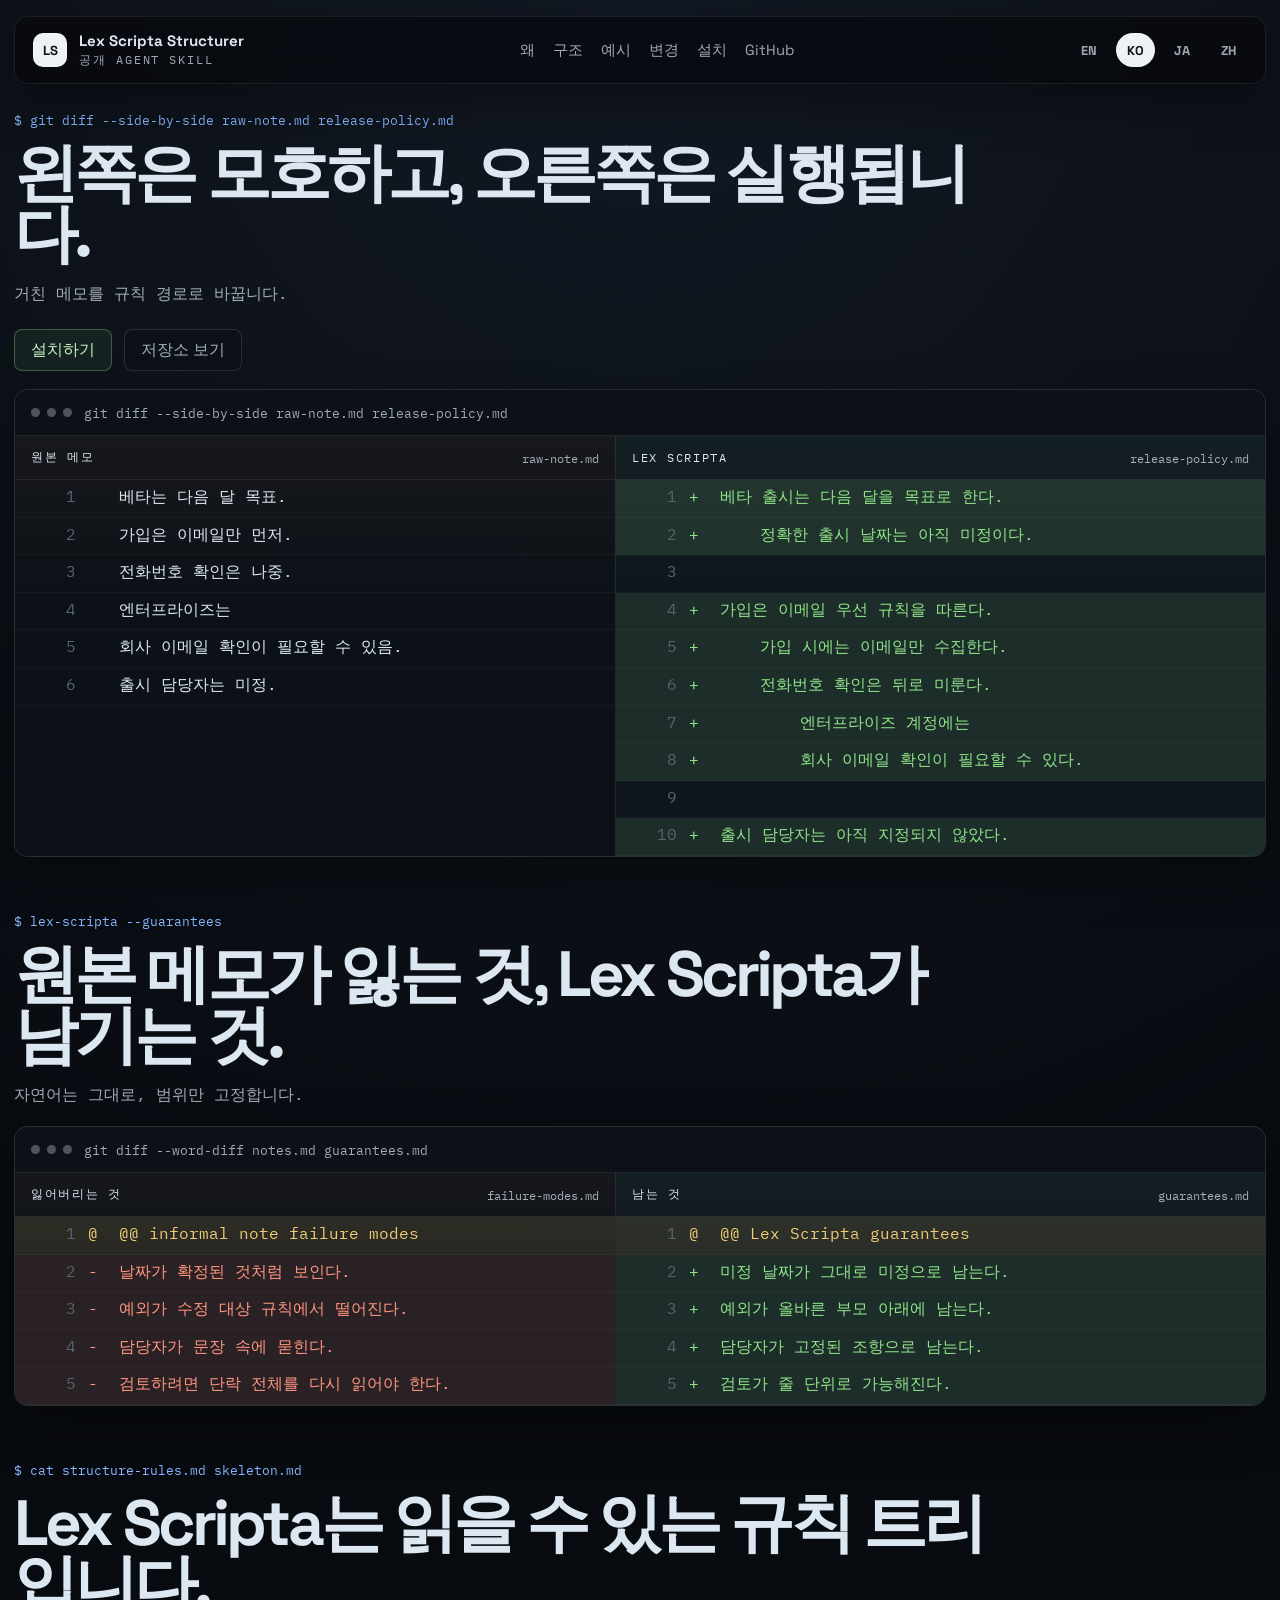
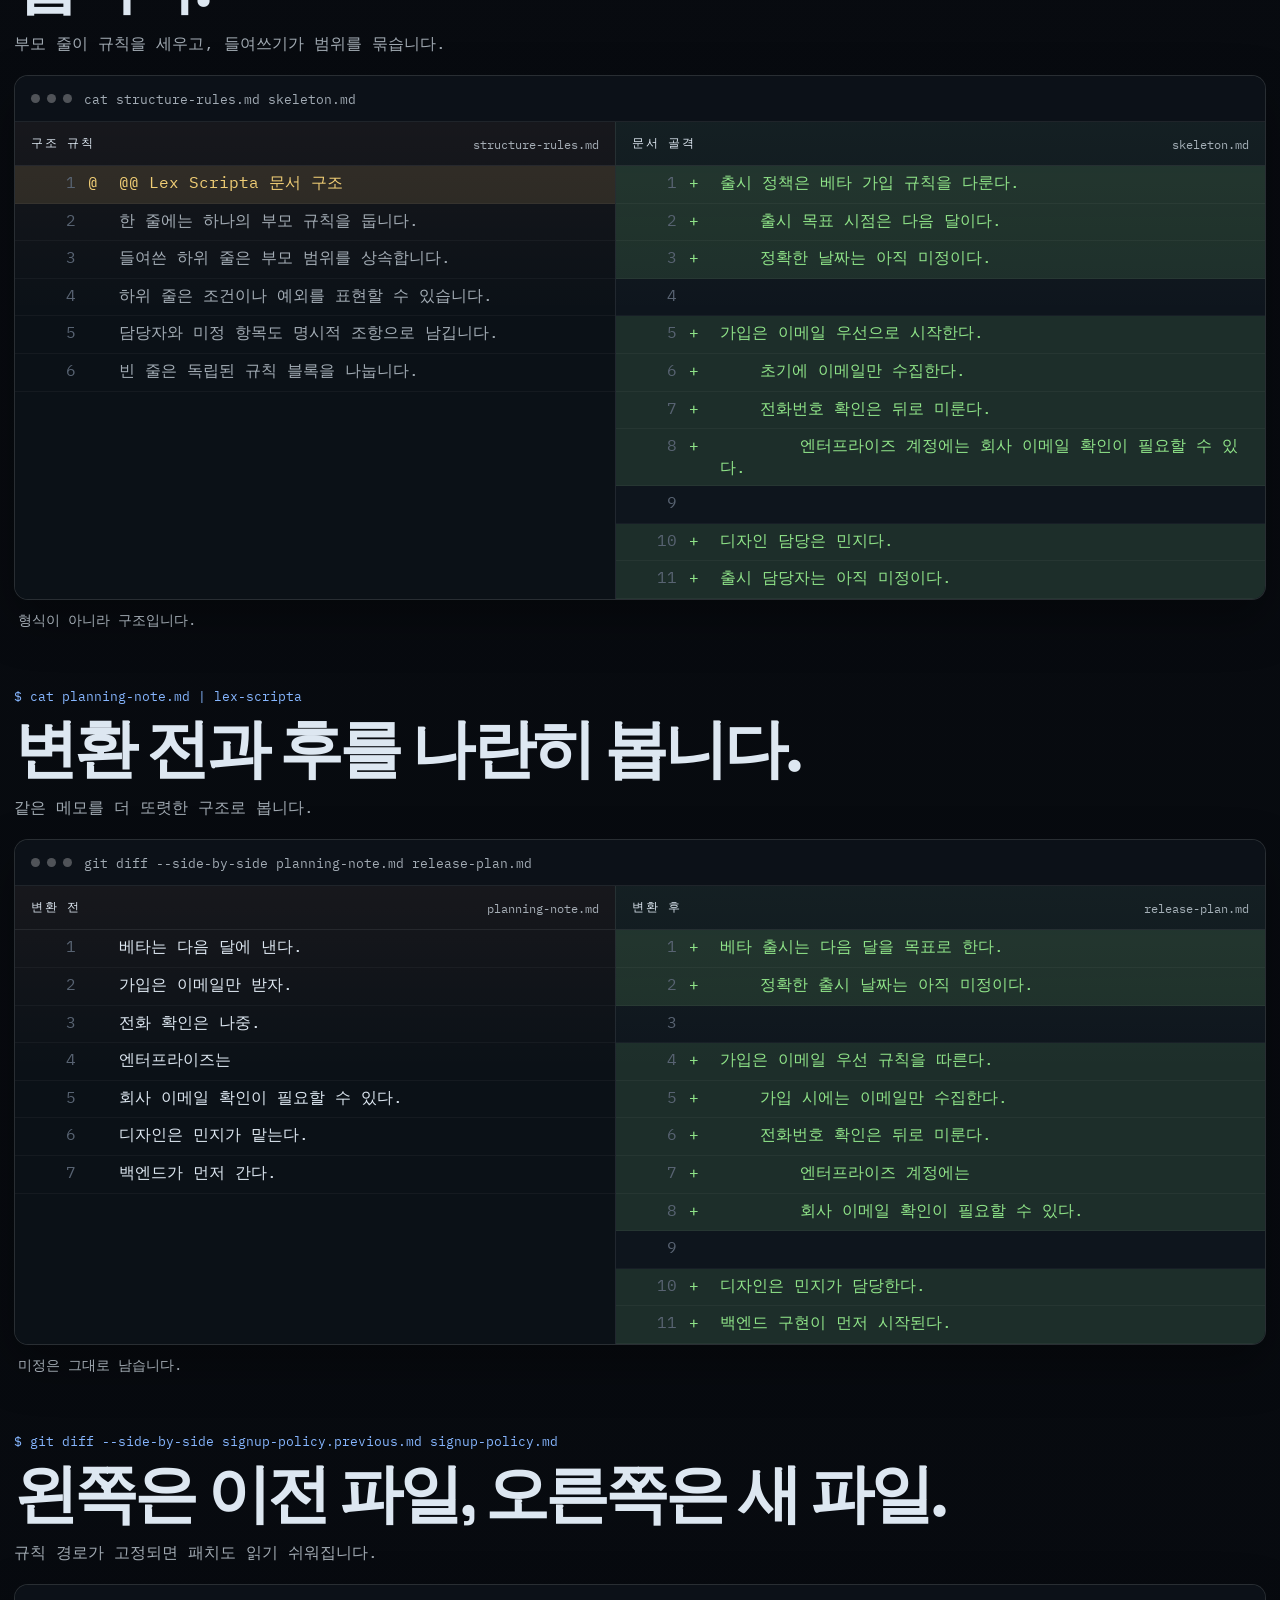
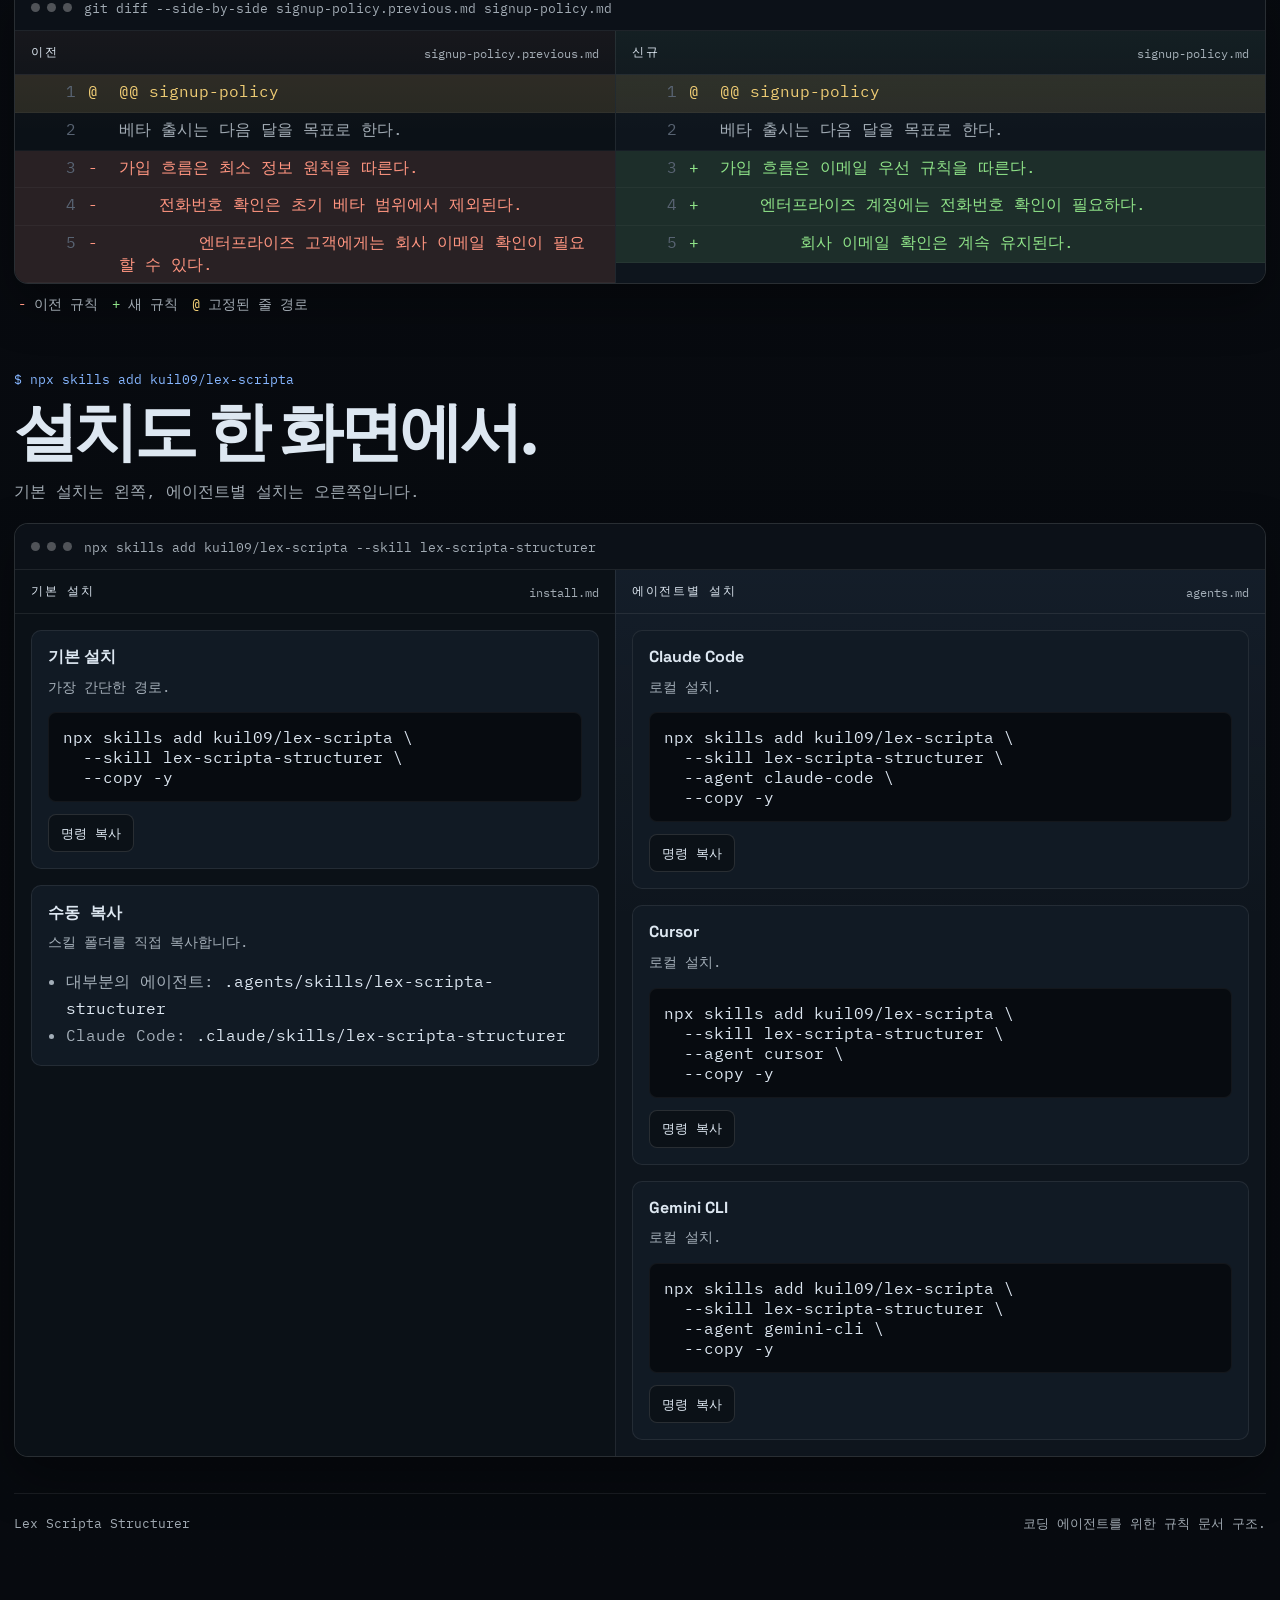
<file: site/ko/index.html>
<!DOCTYPE html>
<html lang="ko">
  <head>
    <meta charset="utf-8" />
    <meta name="viewport" content="width=device-width, initial-scale=1" />
    <title>Lex Scripta Structurer</title>
    <meta
      name="description"
      content="대화, 기획 메모, 정책 문서를 구조화된 Lex Scripta 문서로 바꾸세요."
    />
    <meta property="og:title" content="Lex Scripta Structurer" />
    <meta
      property="og:description"
      content="복잡한 메모를 에이전트가 신뢰할 수 있는 rule tree로 바꾸는 공개 Agent Skill."
    />
    <meta property="og:type" content="website" />
    <meta property="og:url" content="https://kuil09.github.io/lex-scripta/ko/" />
    <meta
      property="og:image"
      content="https://kuil09.github.io/lex-scripta/og-card.svg"
    />
    <meta name="twitter:card" content="summary_large_image" />
    <meta name="twitter:title" content="Lex Scripta Structurer" />
    <meta
      name="twitter:description"
      content="자연어 메모를 기계가 읽을 수 있는 Lex Scripta 문서로 바꾸세요."
    />
    <meta
      name="twitter:image"
      content="https://kuil09.github.io/lex-scripta/og-card.svg"
    />
    <link rel="canonical" href="https://kuil09.github.io/lex-scripta/ko/" />
    <link rel="alternate" hreflang="en" href="https://kuil09.github.io/lex-scripta/" />
    <link rel="alternate" hreflang="ko" href="https://kuil09.github.io/lex-scripta/ko/" />
    <link rel="alternate" hreflang="ja" href="https://kuil09.github.io/lex-scripta/ja/" />
    <link rel="alternate" hreflang="zh-CN" href="https://kuil09.github.io/lex-scripta/zh-cn/" />
    <link rel="alternate" hreflang="x-default" href="https://kuil09.github.io/lex-scripta/" />
    <link rel="icon" href="../favicon.svg" type="image/svg+xml" />
    <link rel="preconnect" href="https://fonts.googleapis.com" />
    <link rel="preconnect" href="https://fonts.gstatic.com" crossorigin />
    <link
      href="https://fonts.googleapis.com/css2?family=Fraunces:opsz,wght@9..144,600;9..144,700&family=IBM+Plex+Mono:wght@400;500&family=Space+Grotesk:wght@400;500;700&display=swap"
      rel="stylesheet"
    />
    <link rel="stylesheet" href="../styles.css" />
  </head>
  <body class="terminal-body">
    <div class="page-shell">
      <header class="topbar">
        <a class="brand" href="#top" aria-label="Lex Scripta Structurer 홈">
          <span class="brand-mark">LS</span>
          <span class="brand-copy">
            <strong>Lex Scripta Structurer</strong>
            <span>공개 Agent Skill</span>
          </span>
        </a>

        <nav class="topnav" aria-label="Primary">
          <a href="#why">왜</a>
          <a href="#structure">구조</a>
          <a href="#example">예시</a>
          <a href="#revisions">변경</a>
          <a href="#install">설치</a>
          <a href="https://github.com/kuil09/lex-scripta">GitHub</a>
        </nav>

        <div class="language-switch" aria-label="Languages">
          <a class="language-link" href="../" lang="en">EN</a>
          <a class="language-link is-current" href="./" lang="ko">KO</a>
          <a class="language-link" href="../ja/" lang="ja">JA</a>
          <a class="language-link" href="../zh-cn/" lang="zh-CN">ZH</a>
        </div>
      </header>

      <main id="top" class="terminal-main">
        <section class="split-section">
          <div class="section-intro reveal">
            <p class="command-label">$ git diff --side-by-side raw-note.md release-policy.md</p>
            <h1 class="section-title">왼쪽은 모호하고, 오른쪽은 실행됩니다.</h1>
            <p class="section-summary">
              거친 메모를 규칙 경로로 바꿉니다.
            </p>

            <div class="hero-actions">
              <a class="button button-primary" href="#install">설치하기</a>
              <a class="button button-secondary" href="https://github.com/kuil09/lex-scripta">
                저장소 보기
              </a>
            </div>
          </div>

          <div class="terminal-shell reveal">
            <div class="terminal-bar">
              <span class="terminal-dots" aria-hidden="true">
                <span></span>
                <span></span>
                <span></span>
              </span>
              <span class="terminal-title">git diff --side-by-side raw-note.md release-policy.md</span>
            </div>

            <div class="pane-grid">
              <article class="terminal-pane pane-raw">
                <div class="pane-header">
                  <span class="pane-label">원본 메모</span>
                  <span class="pane-file">raw-note.md</span>
                </div>
                <div class="pane-body">
                  <ol class="code-lines">
                    <li class="line-plain"><span class="line-sign"></span><span class="line-text">베타는 다음 달 목표.</span></li>
                    <li class="line-plain"><span class="line-sign"></span><span class="line-text">가입은 이메일만 먼저.</span></li>
                    <li class="line-plain"><span class="line-sign"></span><span class="line-text">전화번호 확인은 나중.</span></li>
                    <li class="line-plain"><span class="line-sign"></span><span class="line-text">엔터프라이즈는</span></li>
                    <li class="line-plain"><span class="line-sign"></span><span class="line-text">회사 이메일 확인이 필요할 수 있음.</span></li>
                    <li class="line-plain"><span class="line-sign"></span><span class="line-text">출시 담당자는 미정.</span></li>
                  </ol>
                </div>
              </article>

              <article class="terminal-pane pane-structured">
                <div class="pane-header">
                  <span class="pane-label">Lex Scripta</span>
                  <span class="pane-file">release-policy.md</span>
                </div>
                <div class="pane-body">
                  <ol class="code-lines">
                    <li class="line-add"><span class="line-sign">+</span><span class="line-text">베타 출시는 다음 달을 목표로 한다.</span></li>
                    <li class="line-add"><span class="line-sign">+</span><span class="line-text">    정확한 출시 날짜는 아직 미정이다.</span></li>
                    <li class="line-plain"><span class="line-sign"></span><span class="line-text"></span></li>
                    <li class="line-add"><span class="line-sign">+</span><span class="line-text">가입은 이메일 우선 규칙을 따른다.</span></li>
                    <li class="line-add"><span class="line-sign">+</span><span class="line-text">    가입 시에는 이메일만 수집한다.</span></li>
                    <li class="line-add"><span class="line-sign">+</span><span class="line-text">    전화번호 확인은 뒤로 미룬다.</span></li>
                    <li class="line-add"><span class="line-sign">+</span><span class="line-text">        엔터프라이즈 계정에는</span></li>
                    <li class="line-add"><span class="line-sign">+</span><span class="line-text">        회사 이메일 확인이 필요할 수 있다.</span></li>
                    <li class="line-plain"><span class="line-sign"></span><span class="line-text"></span></li>
                    <li class="line-add"><span class="line-sign">+</span><span class="line-text">출시 담당자는 아직 지정되지 않았다.</span></li>
                  </ol>
                </div>
              </article>
            </div>
          </div>
        </section>

        <section class="split-section" id="why">
          <div class="section-intro reveal">
            <p class="command-label">$ lex-scripta --guarantees</p>
            <h2 class="section-title">원본 메모가 잃는 것, Lex Scripta가 남기는 것.</h2>
            <p class="section-summary">
              자연어는 그대로, 범위만 고정합니다.
            </p>
          </div>

          <div class="terminal-shell reveal">
            <div class="terminal-bar">
              <span class="terminal-dots" aria-hidden="true">
                <span></span>
                <span></span>
                <span></span>
              </span>
              <span class="terminal-title">git diff --word-diff notes.md guarantees.md</span>
            </div>

            <div class="pane-grid">
              <article class="terminal-pane pane-problem">
                <div class="pane-header">
                  <span class="pane-label">잃어버리는 것</span>
                  <span class="pane-file">failure-modes.md</span>
                </div>
                <div class="pane-body">
                  <ol class="code-lines">
                    <li class="line-meta"><span class="line-sign">@</span><span class="line-text">@@ informal note failure modes</span></li>
                    <li class="line-remove"><span class="line-sign">-</span><span class="line-text">날짜가 확정된 것처럼 보인다.</span></li>
                    <li class="line-remove"><span class="line-sign">-</span><span class="line-text">예외가 수정 대상 규칙에서 떨어진다.</span></li>
                    <li class="line-remove"><span class="line-sign">-</span><span class="line-text">담당자가 문장 속에 묻힌다.</span></li>
                    <li class="line-remove"><span class="line-sign">-</span><span class="line-text">검토하려면 단락 전체를 다시 읽어야 한다.</span></li>
                  </ol>
                </div>
              </article>

              <article class="terminal-pane pane-guarantee">
                <div class="pane-header">
                  <span class="pane-label">남는 것</span>
                  <span class="pane-file">guarantees.md</span>
                </div>
                <div class="pane-body">
                  <ol class="code-lines">
                    <li class="line-meta"><span class="line-sign">@</span><span class="line-text">@@ Lex Scripta guarantees</span></li>
                    <li class="line-add"><span class="line-sign">+</span><span class="line-text">미정 날짜가 그대로 미정으로 남는다.</span></li>
                    <li class="line-add"><span class="line-sign">+</span><span class="line-text">예외가 올바른 부모 아래에 남는다.</span></li>
                    <li class="line-add"><span class="line-sign">+</span><span class="line-text">담당자가 고정된 조항으로 남는다.</span></li>
                    <li class="line-add"><span class="line-sign">+</span><span class="line-text">검토가 줄 단위로 가능해진다.</span></li>
                  </ol>
                </div>
              </article>
            </div>
          </div>
        </section>

        <section class="split-section" id="structure">
          <div class="section-intro reveal">
            <p class="command-label">$ cat structure-rules.md skeleton.md</p>
            <h2 class="section-title">Lex Scripta는 읽을 수 있는 규칙 트리입니다.</h2>
            <p class="section-summary">
              부모 줄이 규칙을 세우고, 들여쓰기가 범위를 묶습니다.
            </p>
          </div>

          <div class="terminal-shell reveal">
            <div class="terminal-bar">
              <span class="terminal-dots" aria-hidden="true">
                <span></span>
                <span></span>
                <span></span>
              </span>
              <span class="terminal-title">cat structure-rules.md skeleton.md</span>
            </div>

            <div class="pane-grid">
              <article class="terminal-pane pane-problem">
                <div class="pane-header">
                  <span class="pane-label">구조 규칙</span>
                  <span class="pane-file">structure-rules.md</span>
                </div>
                <div class="pane-body">
                  <ol class="code-lines">
                    <li class="line-meta"><span class="line-sign">@</span><span class="line-text">@@ Lex Scripta 문서 구조</span></li>
                    <li class="line-context"><span class="line-sign"></span><span class="line-text">한 줄에는 하나의 부모 규칙을 둡니다.</span></li>
                    <li class="line-context"><span class="line-sign"></span><span class="line-text">들여쓴 하위 줄은 부모 범위를 상속합니다.</span></li>
                    <li class="line-context"><span class="line-sign"></span><span class="line-text">하위 줄은 조건이나 예외를 표현할 수 있습니다.</span></li>
                    <li class="line-context"><span class="line-sign"></span><span class="line-text">담당자와 미정 항목도 명시적 조항으로 남깁니다.</span></li>
                    <li class="line-context"><span class="line-sign"></span><span class="line-text">빈 줄은 독립된 규칙 블록을 나눕니다.</span></li>
                  </ol>
                </div>
              </article>

              <article class="terminal-pane pane-structured">
                <div class="pane-header">
                  <span class="pane-label">문서 골격</span>
                  <span class="pane-file">skeleton.md</span>
                </div>
                <div class="pane-body">
                  <ol class="code-lines">
                    <li class="line-add"><span class="line-sign">+</span><span class="line-text">출시 정책은 베타 가입 규칙을 다룬다.</span></li>
                    <li class="line-add"><span class="line-sign">+</span><span class="line-text">    출시 목표 시점은 다음 달이다.</span></li>
                    <li class="line-add"><span class="line-sign">+</span><span class="line-text">    정확한 날짜는 아직 미정이다.</span></li>
                    <li class="line-plain"><span class="line-sign"></span><span class="line-text"></span></li>
                    <li class="line-add"><span class="line-sign">+</span><span class="line-text">가입은 이메일 우선으로 시작한다.</span></li>
                    <li class="line-add"><span class="line-sign">+</span><span class="line-text">    초기에 이메일만 수집한다.</span></li>
                    <li class="line-add"><span class="line-sign">+</span><span class="line-text">    전화번호 확인은 뒤로 미룬다.</span></li>
                    <li class="line-add"><span class="line-sign">+</span><span class="line-text">        엔터프라이즈 계정에는 회사 이메일 확인이 필요할 수 있다.</span></li>
                    <li class="line-plain"><span class="line-sign"></span><span class="line-text"></span></li>
                    <li class="line-add"><span class="line-sign">+</span><span class="line-text">디자인 담당은 민지다.</span></li>
                    <li class="line-add"><span class="line-sign">+</span><span class="line-text">출시 담당자는 아직 미정이다.</span></li>
                  </ol>
                </div>
              </article>
            </div>
          </div>

          <p class="shell-note reveal">형식이 아니라 구조입니다.</p>
        </section>

        <section class="split-section" id="example">
          <div class="section-intro reveal">
            <p class="command-label">$ cat planning-note.md | lex-scripta</p>
            <h2 class="section-title">변환 전과 후를 나란히 봅니다.</h2>
            <p class="section-summary">
              같은 메모를 더 또렷한 구조로 봅니다.
            </p>
          </div>

          <div class="terminal-shell reveal">
            <div class="terminal-bar">
              <span class="terminal-dots" aria-hidden="true">
                <span></span>
                <span></span>
                <span></span>
              </span>
              <span class="terminal-title">git diff --side-by-side planning-note.md release-plan.md</span>
            </div>

            <div class="pane-grid">
              <article class="terminal-pane pane-raw">
                <div class="pane-header">
                  <span class="pane-label">변환 전</span>
                  <span class="pane-file">planning-note.md</span>
                </div>
                <div class="pane-body">
                  <ol class="code-lines">
                    <li class="line-plain"><span class="line-sign"></span><span class="line-text">베타는 다음 달에 낸다.</span></li>
                    <li class="line-plain"><span class="line-sign"></span><span class="line-text">가입은 이메일만 받자.</span></li>
                    <li class="line-plain"><span class="line-sign"></span><span class="line-text">전화 확인은 나중.</span></li>
                    <li class="line-plain"><span class="line-sign"></span><span class="line-text">엔터프라이즈는</span></li>
                    <li class="line-plain"><span class="line-sign"></span><span class="line-text">회사 이메일 확인이 필요할 수 있다.</span></li>
                    <li class="line-plain"><span class="line-sign"></span><span class="line-text">디자인은 민지가 맡는다.</span></li>
                    <li class="line-plain"><span class="line-sign"></span><span class="line-text">백엔드가 먼저 간다.</span></li>
                  </ol>
                </div>
              </article>

              <article class="terminal-pane pane-structured">
                <div class="pane-header">
                  <span class="pane-label">변환 후</span>
                  <span class="pane-file">release-plan.md</span>
                </div>
                <div class="pane-body">
                  <ol class="code-lines">
                    <li class="line-add"><span class="line-sign">+</span><span class="line-text">베타 출시는 다음 달을 목표로 한다.</span></li>
                    <li class="line-add"><span class="line-sign">+</span><span class="line-text">    정확한 출시 날짜는 아직 미정이다.</span></li>
                    <li class="line-plain"><span class="line-sign"></span><span class="line-text"></span></li>
                    <li class="line-add"><span class="line-sign">+</span><span class="line-text">가입은 이메일 우선 규칙을 따른다.</span></li>
                    <li class="line-add"><span class="line-sign">+</span><span class="line-text">    가입 시에는 이메일만 수집한다.</span></li>
                    <li class="line-add"><span class="line-sign">+</span><span class="line-text">    전화번호 확인은 뒤로 미룬다.</span></li>
                    <li class="line-add"><span class="line-sign">+</span><span class="line-text">        엔터프라이즈 계정에는</span></li>
                    <li class="line-add"><span class="line-sign">+</span><span class="line-text">        회사 이메일 확인이 필요할 수 있다.</span></li>
                    <li class="line-plain"><span class="line-sign"></span><span class="line-text"></span></li>
                    <li class="line-add"><span class="line-sign">+</span><span class="line-text">디자인은 민지가 담당한다.</span></li>
                    <li class="line-add"><span class="line-sign">+</span><span class="line-text">백엔드 구현이 먼저 시작된다.</span></li>
                  </ol>
                </div>
              </article>
            </div>
          </div>

          <p class="shell-note reveal">미정은 그대로 남습니다.</p>
        </section>

        <section class="split-section" id="revisions">
          <div class="section-intro reveal">
            <p class="command-label">$ git diff --side-by-side signup-policy.previous.md signup-policy.md</p>
            <h2 class="section-title">왼쪽은 이전 파일, 오른쪽은 새 파일.</h2>
            <p class="section-summary">
              규칙 경로가 고정되면 패치도 읽기 쉬워집니다.
            </p>
          </div>

          <div class="terminal-shell reveal">
            <div class="terminal-bar">
              <span class="terminal-dots" aria-hidden="true">
                <span></span>
                <span></span>
                <span></span>
              </span>
              <span class="terminal-title">git diff --side-by-side signup-policy.previous.md signup-policy.md</span>
            </div>

            <div class="pane-grid">
              <article class="terminal-pane pane-old">
                <div class="pane-header">
                  <span class="pane-label">이전</span>
                  <span class="pane-file">signup-policy.previous.md</span>
                </div>
                <div class="pane-body">
                  <ol class="code-lines">
                    <li class="line-meta"><span class="line-sign">@</span><span class="line-text">@@ signup-policy</span></li>
                    <li class="line-context"><span class="line-sign"></span><span class="line-text">베타 출시는 다음 달을 목표로 한다.</span></li>
                    <li class="line-remove"><span class="line-sign">-</span><span class="line-text">가입 흐름은 최소 정보 원칙을 따른다.</span></li>
                    <li class="line-remove"><span class="line-sign">-</span><span class="line-text">    전화번호 확인은 초기 베타 범위에서 제외된다.</span></li>
                    <li class="line-remove"><span class="line-sign">-</span><span class="line-text">        엔터프라이즈 고객에게는 회사 이메일 확인이 필요할 수 있다.</span></li>
                  </ol>
                </div>
              </article>

              <article class="terminal-pane pane-new">
                <div class="pane-header">
                  <span class="pane-label">신규</span>
                  <span class="pane-file">signup-policy.md</span>
                </div>
                <div class="pane-body">
                  <ol class="code-lines">
                    <li class="line-meta"><span class="line-sign">@</span><span class="line-text">@@ signup-policy</span></li>
                    <li class="line-context"><span class="line-sign"></span><span class="line-text">베타 출시는 다음 달을 목표로 한다.</span></li>
                    <li class="line-add"><span class="line-sign">+</span><span class="line-text">가입 흐름은 이메일 우선 규칙을 따른다.</span></li>
                    <li class="line-add"><span class="line-sign">+</span><span class="line-text">    엔터프라이즈 계정에는 전화번호 확인이 필요하다.</span></li>
                    <li class="line-add"><span class="line-sign">+</span><span class="line-text">        회사 이메일 확인은 계속 유지된다.</span></li>
                  </ol>
                </div>
              </article>
            </div>
          </div>

          <p class="legend reveal">
            <span class="legend-old">이전 규칙</span>
            <span class="legend-new">새 규칙</span>
            <span class="legend-stable">고정된 줄 경로</span>
          </p>
        </section>

        <section class="split-section" id="install">
          <div class="section-intro reveal">
            <p class="command-label">$ npx skills add kuil09/lex-scripta</p>
            <h2 class="section-title">설치도 한 화면에서.</h2>
            <p class="section-summary">
              기본 설치는 왼쪽, 에이전트별 설치는 오른쪽입니다.
            </p>
          </div>

          <div class="terminal-shell install-shell reveal">
            <div class="terminal-bar">
              <span class="terminal-dots" aria-hidden="true">
                <span></span>
                <span></span>
                <span></span>
              </span>
              <span class="terminal-title">npx skills add kuil09/lex-scripta --skill lex-scripta-structurer</span>
            </div>

            <div class="pane-grid">
              <article class="terminal-pane pane-install-left">
                <div class="pane-header">
                  <span class="pane-label">기본 설치</span>
                  <span class="pane-file">install.md</span>
                </div>
                <div class="pane-body">
                  <section class="command-card">
                    <h3>기본 설치</h3>
                    <p>가장 간단한 경로.</p>
                    <pre class="command-code"><code>npx skills add kuil09/lex-scripta \
  --skill lex-scripta-structurer \
  --copy -y</code></pre>
                    <button
                      class="copy-button"
                      data-copy="npx skills add kuil09/lex-scripta --skill lex-scripta-structurer --copy -y"
                      data-copy-default="명령 복사"
                      data-copy-success="복사됨"
                      data-copy-failure="복사 실패"
                    >
                      명령 복사
                    </button>
                  </section>

                  <section class="path-card">
                    <h3>수동 복사</h3>
                    <p class="path-note">스킬 폴더를 직접 복사합니다.</p>
                    <ul class="path-list">
                      <li>대부분의 에이전트: <code>.agents/skills/lex-scripta-structurer</code></li>
                      <li>Claude Code: <code>.claude/skills/lex-scripta-structurer</code></li>
                    </ul>
                  </section>
                </div>
              </article>

              <article class="terminal-pane pane-install-right">
                <div class="pane-header">
                  <span class="pane-label">에이전트별 설치</span>
                  <span class="pane-file">agents.md</span>
                </div>
                <div class="pane-body">
                  <section class="command-card">
                    <h3>Claude Code</h3>
                    <p>로컬 설치.</p>
                    <pre class="command-code"><code>npx skills add kuil09/lex-scripta \
  --skill lex-scripta-structurer \
  --agent claude-code \
  --copy -y</code></pre>
                    <button
                      class="copy-button"
                      data-copy="npx skills add kuil09/lex-scripta --skill lex-scripta-structurer --agent claude-code --copy -y"
                      data-copy-default="명령 복사"
                      data-copy-success="복사됨"
                      data-copy-failure="복사 실패"
                    >
                      명령 복사
                    </button>
                  </section>

                  <section class="command-card">
                    <h3>Cursor</h3>
                    <p>로컬 설치.</p>
                    <pre class="command-code"><code>npx skills add kuil09/lex-scripta \
  --skill lex-scripta-structurer \
  --agent cursor \
  --copy -y</code></pre>
                    <button
                      class="copy-button"
                      data-copy="npx skills add kuil09/lex-scripta --skill lex-scripta-structurer --agent cursor --copy -y"
                      data-copy-default="명령 복사"
                      data-copy-success="복사됨"
                      data-copy-failure="복사 실패"
                    >
                      명령 복사
                    </button>
                  </section>

                  <section class="command-card">
                    <h3>Gemini CLI</h3>
                    <p>로컬 설치.</p>
                    <pre class="command-code"><code>npx skills add kuil09/lex-scripta \
  --skill lex-scripta-structurer \
  --agent gemini-cli \
  --copy -y</code></pre>
                    <button
                      class="copy-button"
                      data-copy="npx skills add kuil09/lex-scripta --skill lex-scripta-structurer --agent gemini-cli --copy -y"
                      data-copy-default="명령 복사"
                      data-copy-success="복사됨"
                      data-copy-failure="복사 실패"
                    >
                      명령 복사
                    </button>
                  </section>
                </div>
              </article>
            </div>
          </div>
        </section>
      </main>

      <footer class="site-footer">
        <p>Lex Scripta Structurer</p>
        <p>코딩 에이전트를 위한 규칙 문서 구조.</p>
      </footer>
    </div>

    <script src="../script.js"></script>
  </body>
</html>
</file>
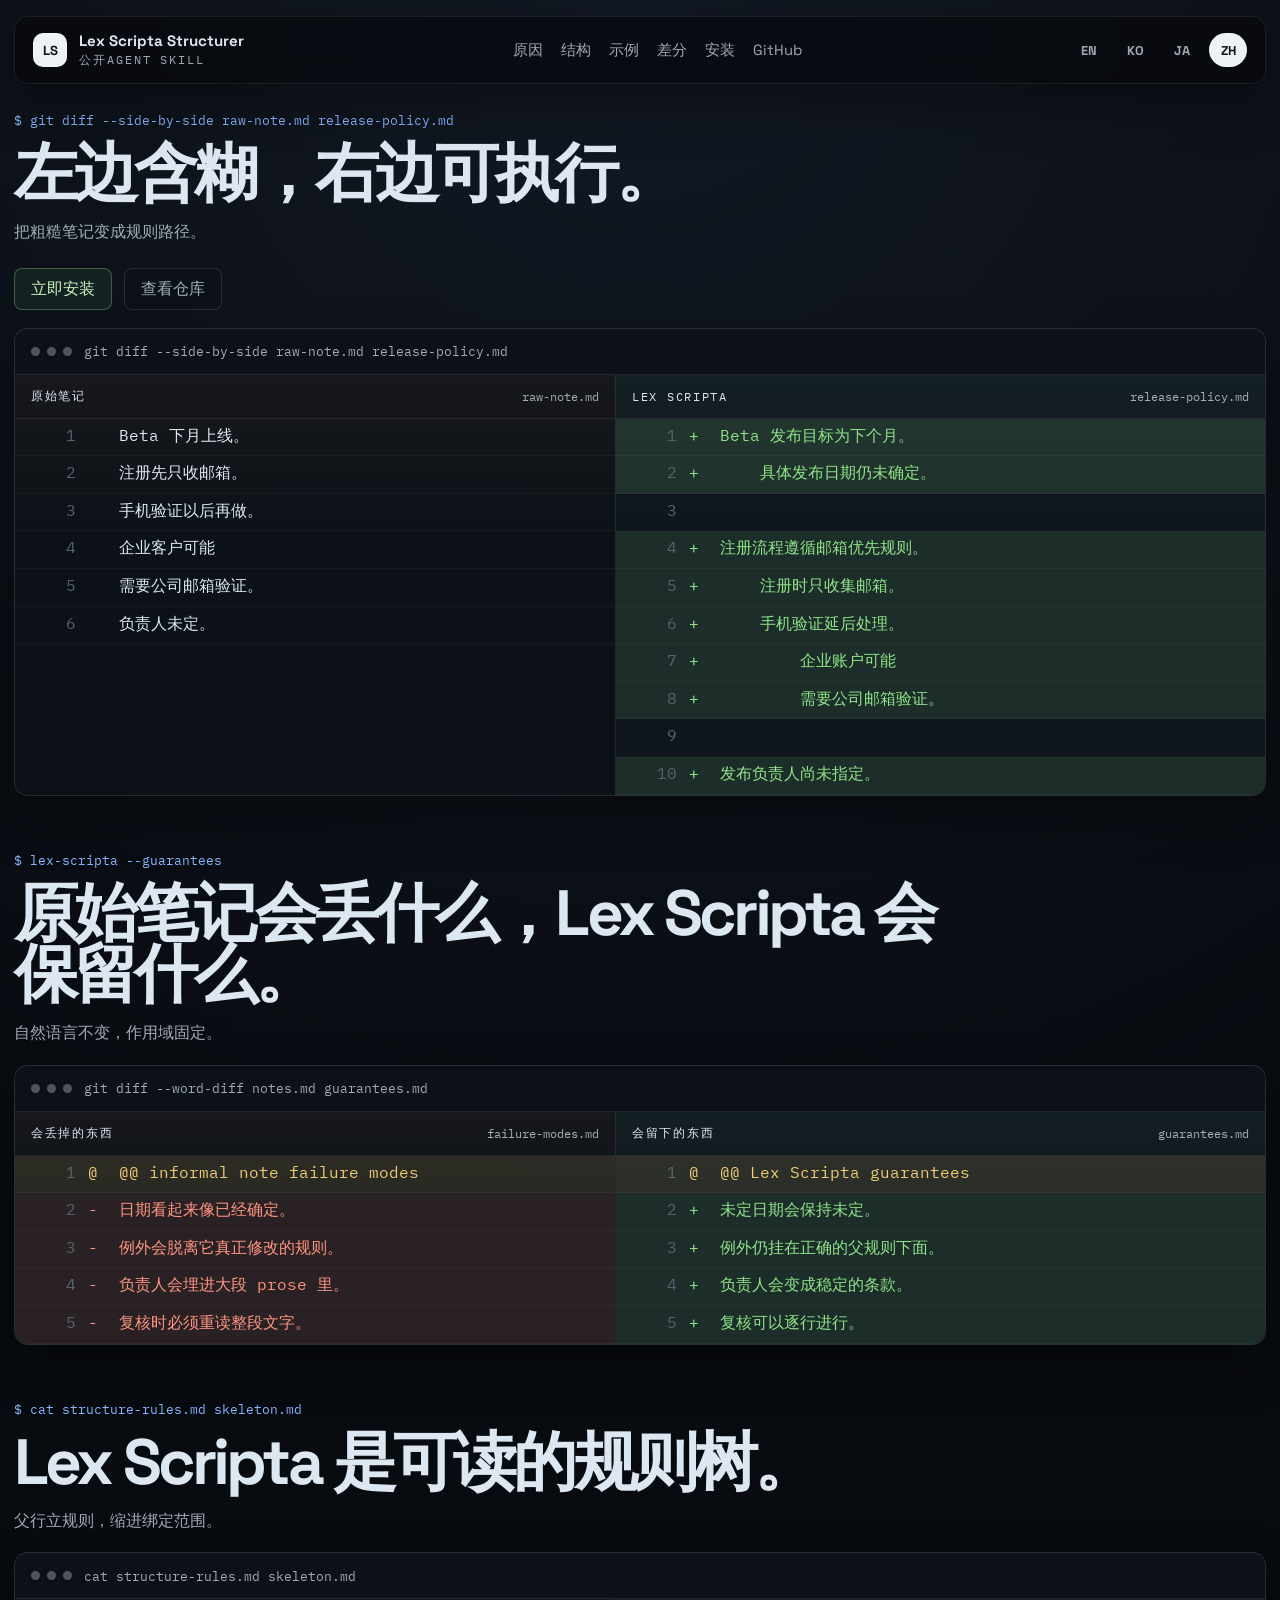
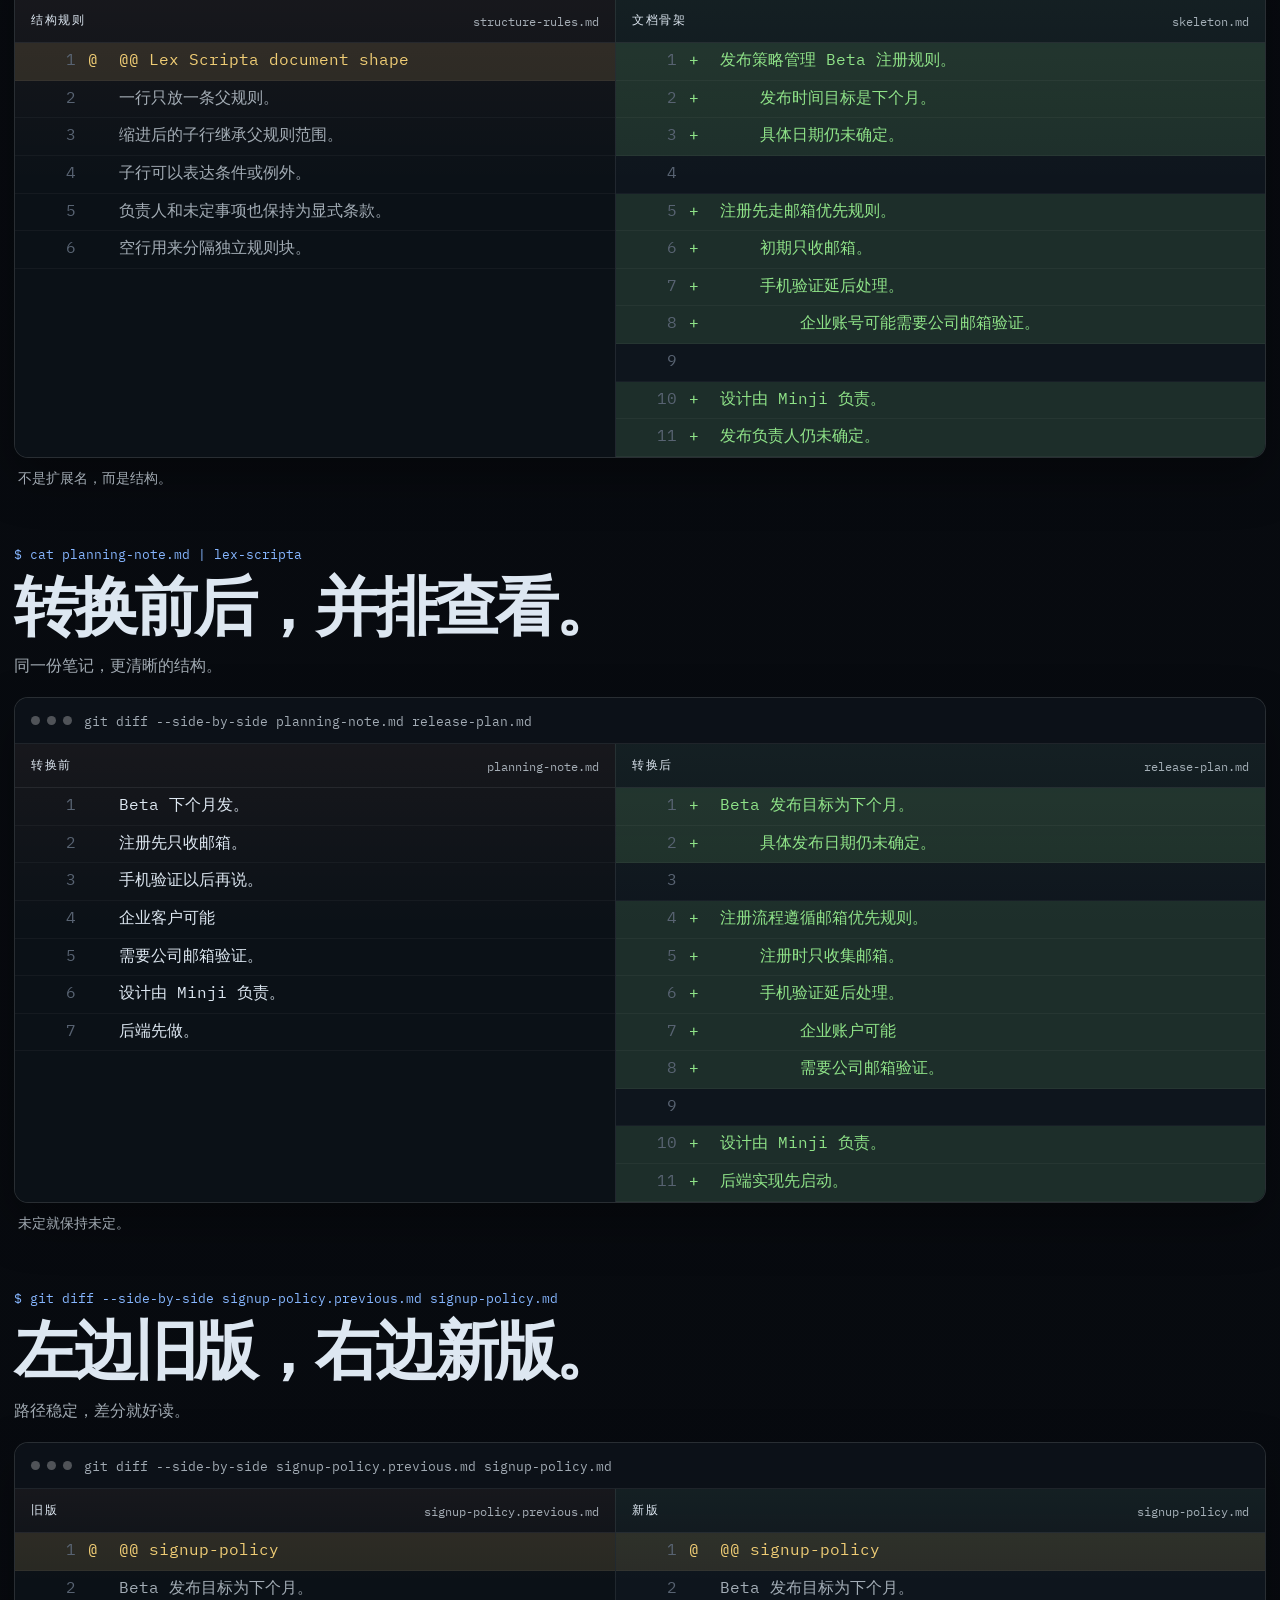
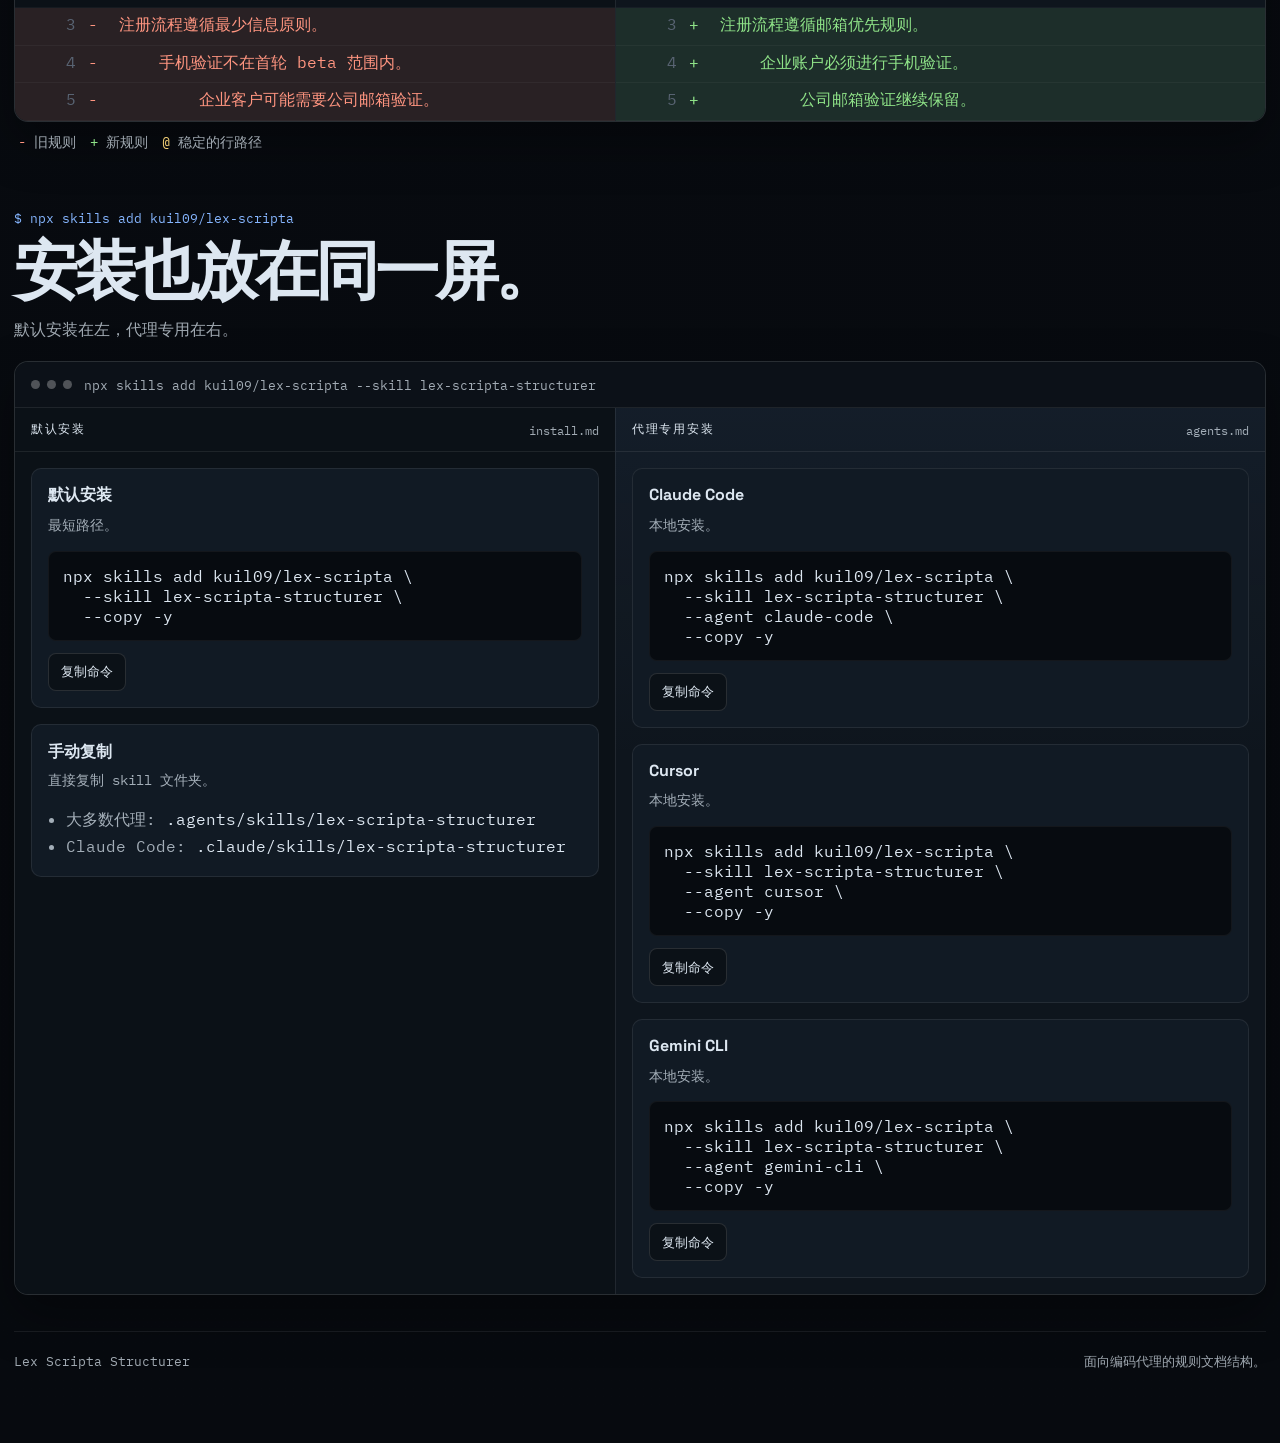
<file: site/zh-cn/index.html>
<!DOCTYPE html>
<html lang="zh-CN">
  <head>
    <meta charset="utf-8" />
    <meta name="viewport" content="width=device-width, initial-scale=1" />
    <title>Lex Scripta Structurer</title>
    <meta
      name="description"
      content="将对话、规划笔记和政策文字转换为结构化的Lex Scripta文档。"
    />
    <meta property="og:title" content="Lex Scripta Structurer" />
    <meta
      property="og:description"
      content="把混乱笔记变成代理可以信任的rule tree的公开Agent Skill。"
    />
    <meta property="og:type" content="website" />
    <meta property="og:url" content="https://kuil09.github.io/lex-scripta/zh-cn/" />
    <meta
      property="og:image"
      content="https://kuil09.github.io/lex-scripta/og-card.svg"
    />
    <meta name="twitter:card" content="summary_large_image" />
    <meta name="twitter:title" content="Lex Scripta Structurer" />
    <meta
      name="twitter:description"
      content="把自然语言笔记转换成机器可读的Lex Scripta文档。"
    />
    <meta
      name="twitter:image"
      content="https://kuil09.github.io/lex-scripta/og-card.svg"
    />
    <link rel="canonical" href="https://kuil09.github.io/lex-scripta/zh-cn/" />
    <link rel="alternate" hreflang="en" href="https://kuil09.github.io/lex-scripta/" />
    <link rel="alternate" hreflang="ko" href="https://kuil09.github.io/lex-scripta/ko/" />
    <link rel="alternate" hreflang="ja" href="https://kuil09.github.io/lex-scripta/ja/" />
    <link rel="alternate" hreflang="zh-CN" href="https://kuil09.github.io/lex-scripta/zh-cn/" />
    <link rel="alternate" hreflang="x-default" href="https://kuil09.github.io/lex-scripta/" />
    <link rel="icon" href="../favicon.svg" type="image/svg+xml" />
    <link rel="preconnect" href="https://fonts.googleapis.com" />
    <link rel="preconnect" href="https://fonts.gstatic.com" crossorigin />
    <link
      href="https://fonts.googleapis.com/css2?family=Fraunces:opsz,wght@9..144,600;9..144,700&family=IBM+Plex+Mono:wght@400;500&family=Space+Grotesk:wght@400;500;700&display=swap"
      rel="stylesheet"
    />
    <link rel="stylesheet" href="../styles.css" />
  </head>
  <body class="terminal-body">
    <div class="page-shell">
      <header class="topbar">
        <a class="brand" href="#top" aria-label="Lex Scripta Structurer 首页">
          <span class="brand-mark">LS</span>
          <span class="brand-copy">
            <strong>Lex Scripta Structurer</strong>
            <span>公开Agent Skill</span>
          </span>
        </a>

        <nav class="topnav" aria-label="Primary">
          <a href="#why">原因</a>
          <a href="#structure">结构</a>
          <a href="#example">示例</a>
          <a href="#revisions">差分</a>
          <a href="#install">安装</a>
          <a href="https://github.com/kuil09/lex-scripta">GitHub</a>
        </nav>

        <div class="language-switch" aria-label="Languages">
          <a class="language-link" href="../" lang="en">EN</a>
          <a class="language-link" href="../ko/" lang="ko">KO</a>
          <a class="language-link" href="../ja/" lang="ja">JA</a>
          <a class="language-link is-current" href="./" lang="zh-CN">ZH</a>
        </div>
      </header>

      <main id="top" class="terminal-main">
        <section class="split-section">
          <div class="section-intro reveal">
            <p class="command-label">$ git diff --side-by-side raw-note.md release-policy.md</p>
            <h1 class="section-title">左边含糊，右边可执行。</h1>
            <p class="section-summary">
              把粗糙笔记变成规则路径。
            </p>

            <div class="hero-actions">
              <a class="button button-primary" href="#install">立即安装</a>
              <a class="button button-secondary" href="https://github.com/kuil09/lex-scripta">
                查看仓库
              </a>
            </div>
          </div>

          <div class="terminal-shell reveal">
            <div class="terminal-bar">
              <span class="terminal-dots" aria-hidden="true">
                <span></span>
                <span></span>
                <span></span>
              </span>
              <span class="terminal-title">git diff --side-by-side raw-note.md release-policy.md</span>
            </div>

            <div class="pane-grid">
              <article class="terminal-pane pane-raw">
                <div class="pane-header">
                  <span class="pane-label">原始笔记</span>
                  <span class="pane-file">raw-note.md</span>
                </div>
                <div class="pane-body">
                  <ol class="code-lines">
                    <li class="line-plain"><span class="line-sign"></span><span class="line-text">Beta 下月上线。</span></li>
                    <li class="line-plain"><span class="line-sign"></span><span class="line-text">注册先只收邮箱。</span></li>
                    <li class="line-plain"><span class="line-sign"></span><span class="line-text">手机验证以后再做。</span></li>
                    <li class="line-plain"><span class="line-sign"></span><span class="line-text">企业客户可能</span></li>
                    <li class="line-plain"><span class="line-sign"></span><span class="line-text">需要公司邮箱验证。</span></li>
                    <li class="line-plain"><span class="line-sign"></span><span class="line-text">负责人未定。</span></li>
                  </ol>
                </div>
              </article>

              <article class="terminal-pane pane-structured">
                <div class="pane-header">
                  <span class="pane-label">Lex Scripta</span>
                  <span class="pane-file">release-policy.md</span>
                </div>
                <div class="pane-body">
                  <ol class="code-lines">
                    <li class="line-add"><span class="line-sign">+</span><span class="line-text">Beta 发布目标为下个月。</span></li>
                    <li class="line-add"><span class="line-sign">+</span><span class="line-text">    具体发布日期仍未确定。</span></li>
                    <li class="line-plain"><span class="line-sign"></span><span class="line-text"></span></li>
                    <li class="line-add"><span class="line-sign">+</span><span class="line-text">注册流程遵循邮箱优先规则。</span></li>
                    <li class="line-add"><span class="line-sign">+</span><span class="line-text">    注册时只收集邮箱。</span></li>
                    <li class="line-add"><span class="line-sign">+</span><span class="line-text">    手机验证延后处理。</span></li>
                    <li class="line-add"><span class="line-sign">+</span><span class="line-text">        企业账户可能</span></li>
                    <li class="line-add"><span class="line-sign">+</span><span class="line-text">        需要公司邮箱验证。</span></li>
                    <li class="line-plain"><span class="line-sign"></span><span class="line-text"></span></li>
                    <li class="line-add"><span class="line-sign">+</span><span class="line-text">发布负责人尚未指定。</span></li>
                  </ol>
                </div>
              </article>
            </div>
          </div>
        </section>

        <section class="split-section" id="why">
          <div class="section-intro reveal">
            <p class="command-label">$ lex-scripta --guarantees</p>
            <h2 class="section-title">原始笔记会丢什么，Lex Scripta 会保留什么。</h2>
            <p class="section-summary">
              自然语言不变，作用域固定。
            </p>
          </div>

          <div class="terminal-shell reveal">
            <div class="terminal-bar">
              <span class="terminal-dots" aria-hidden="true">
                <span></span>
                <span></span>
                <span></span>
              </span>
              <span class="terminal-title">git diff --word-diff notes.md guarantees.md</span>
            </div>

            <div class="pane-grid">
              <article class="terminal-pane pane-problem">
                <div class="pane-header">
                  <span class="pane-label">会丢掉的东西</span>
                  <span class="pane-file">failure-modes.md</span>
                </div>
                <div class="pane-body">
                  <ol class="code-lines">
                    <li class="line-meta"><span class="line-sign">@</span><span class="line-text">@@ informal note failure modes</span></li>
                    <li class="line-remove"><span class="line-sign">-</span><span class="line-text">日期看起来像已经确定。</span></li>
                    <li class="line-remove"><span class="line-sign">-</span><span class="line-text">例外会脱离它真正修改的规则。</span></li>
                    <li class="line-remove"><span class="line-sign">-</span><span class="line-text">负责人会埋进大段 prose 里。</span></li>
                    <li class="line-remove"><span class="line-sign">-</span><span class="line-text">复核时必须重读整段文字。</span></li>
                  </ol>
                </div>
              </article>

              <article class="terminal-pane pane-guarantee">
                <div class="pane-header">
                  <span class="pane-label">会留下的东西</span>
                  <span class="pane-file">guarantees.md</span>
                </div>
                <div class="pane-body">
                  <ol class="code-lines">
                    <li class="line-meta"><span class="line-sign">@</span><span class="line-text">@@ Lex Scripta guarantees</span></li>
                    <li class="line-add"><span class="line-sign">+</span><span class="line-text">未定日期会保持未定。</span></li>
                    <li class="line-add"><span class="line-sign">+</span><span class="line-text">例外仍挂在正确的父规则下面。</span></li>
                    <li class="line-add"><span class="line-sign">+</span><span class="line-text">负责人会变成稳定的条款。</span></li>
                    <li class="line-add"><span class="line-sign">+</span><span class="line-text">复核可以逐行进行。</span></li>
                  </ol>
                </div>
              </article>
            </div>
          </div>
        </section>

        <section class="split-section" id="structure">
          <div class="section-intro reveal">
            <p class="command-label">$ cat structure-rules.md skeleton.md</p>
            <h2 class="section-title">Lex Scripta 是可读的规则树。</h2>
            <p class="section-summary">
              父行立规则，缩进绑定范围。
            </p>
          </div>

          <div class="terminal-shell reveal">
            <div class="terminal-bar">
              <span class="terminal-dots" aria-hidden="true">
                <span></span>
                <span></span>
                <span></span>
              </span>
              <span class="terminal-title">cat structure-rules.md skeleton.md</span>
            </div>

            <div class="pane-grid">
              <article class="terminal-pane pane-problem">
                <div class="pane-header">
                  <span class="pane-label">结构规则</span>
                  <span class="pane-file">structure-rules.md</span>
                </div>
                <div class="pane-body">
                  <ol class="code-lines">
                    <li class="line-meta"><span class="line-sign">@</span><span class="line-text">@@ Lex Scripta document shape</span></li>
                    <li class="line-context"><span class="line-sign"></span><span class="line-text">一行只放一条父规则。</span></li>
                    <li class="line-context"><span class="line-sign"></span><span class="line-text">缩进后的子行继承父规则范围。</span></li>
                    <li class="line-context"><span class="line-sign"></span><span class="line-text">子行可以表达条件或例外。</span></li>
                    <li class="line-context"><span class="line-sign"></span><span class="line-text">负责人和未定事项也保持为显式条款。</span></li>
                    <li class="line-context"><span class="line-sign"></span><span class="line-text">空行用来分隔独立规则块。</span></li>
                  </ol>
                </div>
              </article>

              <article class="terminal-pane pane-structured">
                <div class="pane-header">
                  <span class="pane-label">文档骨架</span>
                  <span class="pane-file">skeleton.md</span>
                </div>
                <div class="pane-body">
                  <ol class="code-lines">
                    <li class="line-add"><span class="line-sign">+</span><span class="line-text">发布策略管理 Beta 注册规则。</span></li>
                    <li class="line-add"><span class="line-sign">+</span><span class="line-text">    发布时间目标是下个月。</span></li>
                    <li class="line-add"><span class="line-sign">+</span><span class="line-text">    具体日期仍未确定。</span></li>
                    <li class="line-plain"><span class="line-sign"></span><span class="line-text"></span></li>
                    <li class="line-add"><span class="line-sign">+</span><span class="line-text">注册先走邮箱优先规则。</span></li>
                    <li class="line-add"><span class="line-sign">+</span><span class="line-text">    初期只收邮箱。</span></li>
                    <li class="line-add"><span class="line-sign">+</span><span class="line-text">    手机验证延后处理。</span></li>
                    <li class="line-add"><span class="line-sign">+</span><span class="line-text">        企业账号可能需要公司邮箱验证。</span></li>
                    <li class="line-plain"><span class="line-sign"></span><span class="line-text"></span></li>
                    <li class="line-add"><span class="line-sign">+</span><span class="line-text">设计由 Minji 负责。</span></li>
                    <li class="line-add"><span class="line-sign">+</span><span class="line-text">发布负责人仍未确定。</span></li>
                  </ol>
                </div>
              </article>
            </div>
          </div>

          <p class="shell-note reveal">不是扩展名，而是结构。</p>
        </section>

        <section class="split-section" id="example">
          <div class="section-intro reveal">
            <p class="command-label">$ cat planning-note.md | lex-scripta</p>
            <h2 class="section-title">转换前后，并排查看。</h2>
            <p class="section-summary">
              同一份笔记，更清晰的结构。
            </p>
          </div>

          <div class="terminal-shell reveal">
            <div class="terminal-bar">
              <span class="terminal-dots" aria-hidden="true">
                <span></span>
                <span></span>
                <span></span>
              </span>
              <span class="terminal-title">git diff --side-by-side planning-note.md release-plan.md</span>
            </div>

            <div class="pane-grid">
              <article class="terminal-pane pane-raw">
                <div class="pane-header">
                  <span class="pane-label">转换前</span>
                  <span class="pane-file">planning-note.md</span>
                </div>
                <div class="pane-body">
                  <ol class="code-lines">
                    <li class="line-plain"><span class="line-sign"></span><span class="line-text">Beta 下个月发。</span></li>
                    <li class="line-plain"><span class="line-sign"></span><span class="line-text">注册先只收邮箱。</span></li>
                    <li class="line-plain"><span class="line-sign"></span><span class="line-text">手机验证以后再说。</span></li>
                    <li class="line-plain"><span class="line-sign"></span><span class="line-text">企业客户可能</span></li>
                    <li class="line-plain"><span class="line-sign"></span><span class="line-text">需要公司邮箱验证。</span></li>
                    <li class="line-plain"><span class="line-sign"></span><span class="line-text">设计由 Minji 负责。</span></li>
                    <li class="line-plain"><span class="line-sign"></span><span class="line-text">后端先做。</span></li>
                  </ol>
                </div>
              </article>

              <article class="terminal-pane pane-structured">
                <div class="pane-header">
                  <span class="pane-label">转换后</span>
                  <span class="pane-file">release-plan.md</span>
                </div>
                <div class="pane-body">
                  <ol class="code-lines">
                    <li class="line-add"><span class="line-sign">+</span><span class="line-text">Beta 发布目标为下个月。</span></li>
                    <li class="line-add"><span class="line-sign">+</span><span class="line-text">    具体发布日期仍未确定。</span></li>
                    <li class="line-plain"><span class="line-sign"></span><span class="line-text"></span></li>
                    <li class="line-add"><span class="line-sign">+</span><span class="line-text">注册流程遵循邮箱优先规则。</span></li>
                    <li class="line-add"><span class="line-sign">+</span><span class="line-text">    注册时只收集邮箱。</span></li>
                    <li class="line-add"><span class="line-sign">+</span><span class="line-text">    手机验证延后处理。</span></li>
                    <li class="line-add"><span class="line-sign">+</span><span class="line-text">        企业账户可能</span></li>
                    <li class="line-add"><span class="line-sign">+</span><span class="line-text">        需要公司邮箱验证。</span></li>
                    <li class="line-plain"><span class="line-sign"></span><span class="line-text"></span></li>
                    <li class="line-add"><span class="line-sign">+</span><span class="line-text">设计由 Minji 负责。</span></li>
                    <li class="line-add"><span class="line-sign">+</span><span class="line-text">后端实现先启动。</span></li>
                  </ol>
                </div>
              </article>
            </div>
          </div>

          <p class="shell-note reveal">未定就保持未定。</p>
        </section>

        <section class="split-section" id="revisions">
          <div class="section-intro reveal">
            <p class="command-label">$ git diff --side-by-side signup-policy.previous.md signup-policy.md</p>
            <h2 class="section-title">左边旧版，右边新版。</h2>
            <p class="section-summary">
              路径稳定，差分就好读。
            </p>
          </div>

          <div class="terminal-shell reveal">
            <div class="terminal-bar">
              <span class="terminal-dots" aria-hidden="true">
                <span></span>
                <span></span>
                <span></span>
              </span>
              <span class="terminal-title">git diff --side-by-side signup-policy.previous.md signup-policy.md</span>
            </div>

            <div class="pane-grid">
              <article class="terminal-pane pane-old">
                <div class="pane-header">
                  <span class="pane-label">旧版</span>
                  <span class="pane-file">signup-policy.previous.md</span>
                </div>
                <div class="pane-body">
                  <ol class="code-lines">
                    <li class="line-meta"><span class="line-sign">@</span><span class="line-text">@@ signup-policy</span></li>
                    <li class="line-context"><span class="line-sign"></span><span class="line-text">Beta 发布目标为下个月。</span></li>
                    <li class="line-remove"><span class="line-sign">-</span><span class="line-text">注册流程遵循最少信息原则。</span></li>
                    <li class="line-remove"><span class="line-sign">-</span><span class="line-text">    手机验证不在首轮 beta 范围内。</span></li>
                    <li class="line-remove"><span class="line-sign">-</span><span class="line-text">        企业客户可能需要公司邮箱验证。</span></li>
                  </ol>
                </div>
              </article>

              <article class="terminal-pane pane-new">
                <div class="pane-header">
                  <span class="pane-label">新版</span>
                  <span class="pane-file">signup-policy.md</span>
                </div>
                <div class="pane-body">
                  <ol class="code-lines">
                    <li class="line-meta"><span class="line-sign">@</span><span class="line-text">@@ signup-policy</span></li>
                    <li class="line-context"><span class="line-sign"></span><span class="line-text">Beta 发布目标为下个月。</span></li>
                    <li class="line-add"><span class="line-sign">+</span><span class="line-text">注册流程遵循邮箱优先规则。</span></li>
                    <li class="line-add"><span class="line-sign">+</span><span class="line-text">    企业账户必须进行手机验证。</span></li>
                    <li class="line-add"><span class="line-sign">+</span><span class="line-text">        公司邮箱验证继续保留。</span></li>
                  </ol>
                </div>
              </article>
            </div>
          </div>

          <p class="legend reveal">
            <span class="legend-old">旧规则</span>
            <span class="legend-new">新规则</span>
            <span class="legend-stable">稳定的行路径</span>
          </p>
        </section>

        <section class="split-section" id="install">
          <div class="section-intro reveal">
            <p class="command-label">$ npx skills add kuil09/lex-scripta</p>
            <h2 class="section-title">安装也放在同一屏。</h2>
            <p class="section-summary">
              默认安装在左，代理专用在右。
            </p>
          </div>

          <div class="terminal-shell install-shell reveal">
            <div class="terminal-bar">
              <span class="terminal-dots" aria-hidden="true">
                <span></span>
                <span></span>
                <span></span>
              </span>
              <span class="terminal-title">npx skills add kuil09/lex-scripta --skill lex-scripta-structurer</span>
            </div>

            <div class="pane-grid">
              <article class="terminal-pane pane-install-left">
                <div class="pane-header">
                  <span class="pane-label">默认安装</span>
                  <span class="pane-file">install.md</span>
                </div>
                <div class="pane-body">
                  <section class="command-card">
                    <h3>默认安装</h3>
                    <p>最短路径。</p>
                    <pre class="command-code"><code>npx skills add kuil09/lex-scripta \
  --skill lex-scripta-structurer \
  --copy -y</code></pre>
                    <button
                      class="copy-button"
                      data-copy="npx skills add kuil09/lex-scripta --skill lex-scripta-structurer --copy -y"
                      data-copy-default="复制命令"
                      data-copy-success="已复制"
                      data-copy-failure="复制失败"
                    >
                      复制命令
                    </button>
                  </section>

                  <section class="path-card">
                    <h3>手动复制</h3>
                    <p class="path-note">直接复制 skill 文件夹。</p>
                    <ul class="path-list">
                      <li>大多数代理: <code>.agents/skills/lex-scripta-structurer</code></li>
                      <li>Claude Code: <code>.claude/skills/lex-scripta-structurer</code></li>
                    </ul>
                  </section>
                </div>
              </article>

              <article class="terminal-pane pane-install-right">
                <div class="pane-header">
                  <span class="pane-label">代理专用安装</span>
                  <span class="pane-file">agents.md</span>
                </div>
                <div class="pane-body">
                  <section class="command-card">
                    <h3>Claude Code</h3>
                    <p>本地安装。</p>
                    <pre class="command-code"><code>npx skills add kuil09/lex-scripta \
  --skill lex-scripta-structurer \
  --agent claude-code \
  --copy -y</code></pre>
                    <button
                      class="copy-button"
                      data-copy="npx skills add kuil09/lex-scripta --skill lex-scripta-structurer --agent claude-code --copy -y"
                      data-copy-default="复制命令"
                      data-copy-success="已复制"
                      data-copy-failure="复制失败"
                    >
                      复制命令
                    </button>
                  </section>

                  <section class="command-card">
                    <h3>Cursor</h3>
                    <p>本地安装。</p>
                    <pre class="command-code"><code>npx skills add kuil09/lex-scripta \
  --skill lex-scripta-structurer \
  --agent cursor \
  --copy -y</code></pre>
                    <button
                      class="copy-button"
                      data-copy="npx skills add kuil09/lex-scripta --skill lex-scripta-structurer --agent cursor --copy -y"
                      data-copy-default="复制命令"
                      data-copy-success="已复制"
                      data-copy-failure="复制失败"
                    >
                      复制命令
                    </button>
                  </section>

                  <section class="command-card">
                    <h3>Gemini CLI</h3>
                    <p>本地安装。</p>
                    <pre class="command-code"><code>npx skills add kuil09/lex-scripta \
  --skill lex-scripta-structurer \
  --agent gemini-cli \
  --copy -y</code></pre>
                    <button
                      class="copy-button"
                      data-copy="npx skills add kuil09/lex-scripta --skill lex-scripta-structurer --agent gemini-cli --copy -y"
                      data-copy-default="复制命令"
                      data-copy-success="已复制"
                      data-copy-failure="复制失败"
                    >
                      复制命令
                    </button>
                  </section>
                </div>
              </article>
            </div>
          </div>
        </section>
      </main>

      <footer class="site-footer">
        <p>Lex Scripta Structurer</p>
        <p>面向编码代理的规则文档结构。</p>
      </footer>
    </div>

    <script src="../script.js"></script>
  </body>
</html>
</file>
<file: site/styles.css>
:root {
  --bg: #080b10;
  --bg-2: #0c1118;
  --bg-3: #121923;
  --panel: #0b1117;
  --panel-2: #0e151d;
  --panel-3: #111a24;
  --ink: #dde7f1;
  --ink-soft: rgba(221, 231, 241, 0.72);
  --ink-faint: rgba(221, 231, 241, 0.46);
  --line: rgba(255, 255, 255, 0.08);
  --line-strong: rgba(255, 255, 255, 0.12);
  --line-no: #586372;
  --green: #8fe388;
  --green-soft: rgba(143, 227, 136, 0.12);
  --red: #ff9580;
  --red-soft: rgba(255, 149, 128, 0.12);
  --yellow: #f0cd75;
  --yellow-soft: rgba(240, 205, 117, 0.12);
  --blue: #86b6ff;
  --blue-soft: rgba(134, 182, 255, 0.12);
  --shadow: 0 20px 48px rgba(0, 0, 0, 0.34);
  --content: 1320px;
  --sans: "Space Grotesk", sans-serif;
  --mono: "IBM Plex Mono", monospace;
}

* {
  box-sizing: border-box;
}

html {
  scroll-behavior: smooth;
}

body {
  margin: 0;
  min-height: 100vh;
  overflow-x: hidden;
  color: var(--ink);
  font-family: var(--mono);
  background:
    radial-gradient(circle at top, rgba(134, 182, 255, 0.08), transparent 28%),
    linear-gradient(180deg, #080b10 0%, #070a0f 100%);
}

body::before {
  content: "";
  position: fixed;
  inset: 0;
  pointer-events: none;
  background-image:
    linear-gradient(rgba(255, 255, 255, 0.024) 1px, transparent 1px),
    linear-gradient(90deg, rgba(255, 255, 255, 0.024) 1px, transparent 1px);
  background-size: 24px 24px;
  opacity: 0.24;
  mask-image: linear-gradient(180deg, rgba(0, 0, 0, 0.74), transparent 100%);
}

a {
  color: inherit;
  text-decoration: none;
}

code,
pre,
button {
  font: inherit;
}

.page-shell {
  width: min(calc(100% - 28px), var(--content));
  margin: 0 auto;
  padding: 16px 0 72px;
}

.topbar {
  position: sticky;
  top: 12px;
  z-index: 20;
  display: grid;
  grid-template-columns: auto 1fr auto;
  align-items: center;
  gap: 18px;
  padding: 14px 18px;
  border: 1px solid var(--line);
  border-radius: 14px;
  background: rgba(8, 11, 16, 0.9);
  backdrop-filter: blur(14px);
  box-shadow: var(--shadow);
}

.brand {
  display: inline-flex;
  align-items: center;
  gap: 12px;
}

.brand-mark {
  width: 34px;
  height: 34px;
  display: grid;
  place-items: center;
  border: 1px solid var(--line-strong);
  border-radius: 10px;
  color: #0b1117;
  background: #eef2f7;
  font-family: var(--sans);
  font-size: 0.82rem;
  font-weight: 700;
}

.brand-copy {
  display: flex;
  flex-direction: column;
  gap: 2px;
}

.brand-copy strong,
.topnav,
.language-link,
.button,
.section-title,
.command-card h3 {
  font-family: var(--sans);
}

.brand-copy strong {
  font-size: 0.94rem;
}

.brand-copy span,
.pane-file,
.shell-note,
.section-summary,
.site-footer,
.command-card p,
.path-note,
.legend {
  color: var(--ink-soft);
}

.brand-copy span {
  font-size: 0.75rem;
  text-transform: uppercase;
  letter-spacing: 0.16em;
}

.topnav {
  display: flex;
  align-items: center;
  justify-content: center;
  gap: 18px;
  font-size: 0.92rem;
}

.topnav a,
.language-link {
  color: var(--ink-soft);
  transition: color 160ms ease, border-color 160ms ease, background 160ms ease;
}

.topnav a:hover,
.topnav a:focus-visible,
.language-link:hover,
.language-link:focus-visible {
  color: var(--ink);
}

.language-switch {
  display: flex;
  align-items: center;
  gap: 8px;
}

.language-link {
  min-width: 38px;
  min-height: 34px;
  padding: 0 10px;
  display: inline-flex;
  align-items: center;
  justify-content: center;
  border: 1px solid transparent;
  border-radius: 999px;
  font-size: 0.8rem;
  font-weight: 700;
}

.language-link.is-current {
  color: #0b1117;
  border-color: rgba(255, 255, 255, 0.2);
  background: #eef2f7;
}

.terminal-main {
  display: flex;
  flex-direction: column;
  gap: 56px;
  margin-top: 28px;
}

.split-section {
  scroll-margin-top: 100px;
}

.section-intro {
  display: flex;
  flex-direction: column;
  gap: 14px;
  margin-bottom: 18px;
}

.command-label {
  margin: 0;
  color: var(--blue);
  font-size: 0.82rem;
}

.section-title {
  margin: 0;
  max-width: 980px;
  font-size: clamp(2.3rem, 5vw, 4.8rem);
  line-height: 0.96;
  letter-spacing: -0.06em;
}

.section-summary {
  margin: 0;
  max-width: 860px;
  font-size: 1rem;
  line-height: 1.7;
}

.hero-actions {
  display: flex;
  flex-wrap: wrap;
  gap: 12px;
  margin-top: 8px;
}

.button,
.copy-button {
  display: inline-flex;
  align-items: center;
  justify-content: center;
  min-height: 42px;
  padding: 0 16px;
  border: 1px solid var(--line-strong);
  border-radius: 8px;
  background: var(--panel);
  color: var(--ink);
  cursor: pointer;
  transition: border-color 160ms ease, background 160ms ease, color 160ms ease;
}

.button:hover,
.button:focus-visible,
.copy-button:hover,
.copy-button:focus-visible {
  border-color: rgba(255, 255, 255, 0.18);
  background: #111922;
}

.button-primary {
  border-color: rgba(143, 227, 136, 0.32);
  background: rgba(143, 227, 136, 0.08);
  color: #c6f4c2;
}

.button-secondary {
  color: var(--ink-soft);
}

.terminal-shell {
  border: 1px solid var(--line-strong);
  border-radius: 14px;
  overflow: hidden;
  background: var(--panel);
  box-shadow: var(--shadow);
}

.terminal-bar {
  display: flex;
  align-items: center;
  gap: 12px;
  min-height: 46px;
  padding: 0 16px;
  border-bottom: 1px solid var(--line);
  background: var(--bg-2);
}

.terminal-dots {
  display: inline-flex;
  gap: 7px;
}

.terminal-dots span {
  width: 9px;
  height: 9px;
  border-radius: 50%;
  background: rgba(255, 255, 255, 0.28);
}

.terminal-title {
  color: var(--ink-soft);
  font-size: 0.84rem;
  white-space: nowrap;
  overflow: hidden;
  text-overflow: ellipsis;
}

.pane-grid {
  display: grid;
  grid-template-columns: minmax(0, 48fr) minmax(0, 52fr);
}

.terminal-pane {
  min-width: 0;
  background: var(--panel);
}

.terminal-pane + .terminal-pane {
  border-left: 1px solid var(--line);
}

.pane-raw,
.pane-problem,
.pane-old {
  background: linear-gradient(180deg, rgba(255, 149, 128, 0.05), transparent 40%), var(--panel);
}

.pane-structured,
.pane-guarantee,
.pane-new {
  background: linear-gradient(180deg, rgba(143, 227, 136, 0.05), transparent 40%), var(--panel-2);
}

.pane-install-right {
  background: linear-gradient(180deg, rgba(134, 182, 255, 0.05), transparent 40%), var(--panel-2);
}

.pane-header {
  display: flex;
  align-items: center;
  justify-content: space-between;
  gap: 10px;
  min-height: 44px;
  padding: 0 16px;
  border-bottom: 1px solid var(--line);
}

.pane-label {
  color: var(--ink);
  font-size: 0.76rem;
  text-transform: uppercase;
  letter-spacing: 0.14em;
}

.pane-file {
  font-size: 0.78rem;
}

.pane-body {
  padding: 0;
}

.code-lines {
  list-style: none;
  margin: 0;
  padding: 0;
  counter-reset: line;
}

.code-lines li {
  display: grid;
  grid-template-columns: 2.8rem 1.2rem minmax(0, 1fr);
  gap: 12px;
  align-items: start;
  min-height: 2.35rem;
  padding: 6px 16px;
  border-bottom: 1px solid rgba(255, 255, 255, 0.04);
}

.code-lines li::before {
  counter-increment: line;
  content: counter(line);
  color: var(--line-no);
  text-align: right;
}

.line-sign {
  color: var(--line-no);
}

.line-text {
  min-width: 0;
  white-space: pre-wrap;
  word-break: break-word;
}

.line-meta {
  background: var(--yellow-soft);
}

.line-meta .line-sign,
.line-meta .line-text {
  color: var(--yellow);
}

.line-add {
  background: var(--green-soft);
}

.line-add .line-sign,
.line-add .line-text {
  color: var(--green);
}

.line-remove {
  background: var(--red-soft);
}

.line-remove .line-sign,
.line-remove .line-text {
  color: var(--red);
}

.line-context .line-text {
  color: var(--ink-soft);
}

.line-plain .line-sign {
  color: transparent;
}

.shell-note,
.legend {
  margin: 10px 4px 0;
  font-size: 0.85rem;
  line-height: 1.6;
}

.legend {
  display: flex;
  flex-wrap: wrap;
  gap: 14px;
}

.legend span::before {
  display: inline-block;
  margin-right: 8px;
}

.legend-old::before {
  content: "-";
  color: var(--red);
}

.legend-new::before {
  content: "+";
  color: var(--green);
}

.legend-stable::before {
  content: "@";
  color: var(--yellow);
}

.install-shell .pane-body {
  display: flex;
  flex-direction: column;
  gap: 16px;
  padding: 16px;
}

.command-card,
.path-card {
  border: 1px solid var(--line);
  border-radius: 10px;
  background: var(--panel-3);
  padding: 16px;
}

.command-card h3,
.path-card h3 {
  margin: 0;
  font-size: 1rem;
  line-height: 1.3;
}

.command-card p,
.path-card p {
  margin: 8px 0 0;
  font-size: 0.88rem;
  line-height: 1.6;
}

.command-code {
  margin: 14px 0 0;
  padding: 14px;
  border: 1px solid rgba(255, 255, 255, 0.05);
  border-radius: 8px;
  background: #070b10;
  color: var(--ink);
  white-space: pre-wrap;
  word-break: break-word;
}

.copy-button {
  align-self: flex-start;
  margin-top: 12px;
  min-height: 38px;
  padding: 0 12px;
  font-size: 0.84rem;
}

.copy-button.is-copied {
  border-color: rgba(143, 227, 136, 0.32);
  background: rgba(143, 227, 136, 0.08);
  color: #c6f4c2;
}

.path-list {
  margin: 14px 0 0;
  padding-left: 18px;
  color: var(--ink-soft);
  line-height: 1.7;
}

.path-list code {
  color: var(--ink);
}

.site-footer {
  display: flex;
  justify-content: space-between;
  gap: 16px;
  margin-top: 36px;
  padding-top: 20px;
  border-top: 1px solid var(--line);
  font-size: 0.84rem;
}

.site-footer p {
  margin: 0;
}

.reveal {
  opacity: 0;
  transform: translateY(10px);
  transition: opacity 260ms ease, transform 260ms ease;
}

.reveal.is-visible {
  opacity: 1;
  transform: translateY(0);
}

@media (max-width: 1080px) {
  .topbar {
    grid-template-columns: 1fr auto;
  }

  .topnav {
    grid-column: 1 / -1;
    justify-content: flex-start;
    flex-wrap: wrap;
  }

  .pane-grid {
    grid-template-columns: 1fr;
  }

  .terminal-pane + .terminal-pane {
    border-left: 0;
    border-top: 1px solid var(--line);
  }
}

@media (max-width: 720px) {
  .page-shell {
    width: min(calc(100% - 16px), var(--content));
    padding-top: 10px;
  }

  .topbar {
    padding: 14px;
  }

  .language-switch {
    width: 100%;
    justify-content: flex-start;
  }

  .terminal-main {
    gap: 44px;
    margin-top: 20px;
  }

  .section-title {
    font-size: clamp(1.9rem, 11vw, 2.8rem);
  }

  .hero-actions {
    flex-direction: column;
    align-items: stretch;
  }

  .button {
    width: 100%;
  }

  .code-lines li {
    grid-template-columns: 2.2rem 1rem minmax(0, 1fr);
    padding: 6px 12px;
    gap: 10px;
  }

  .install-shell .pane-body {
    padding: 12px;
  }

  .command-card,
  .path-card {
    padding: 14px;
  }

  .site-footer {
    flex-direction: column;
    align-items: flex-start;
  }
}

@media (prefers-reduced-motion: reduce) {
  html {
    scroll-behavior: auto;
  }

  .reveal {
    opacity: 1;
    transform: none;
    transition: none;
  }

  .button,
  .copy-button {
    transition: none;
  }
}
</file>
